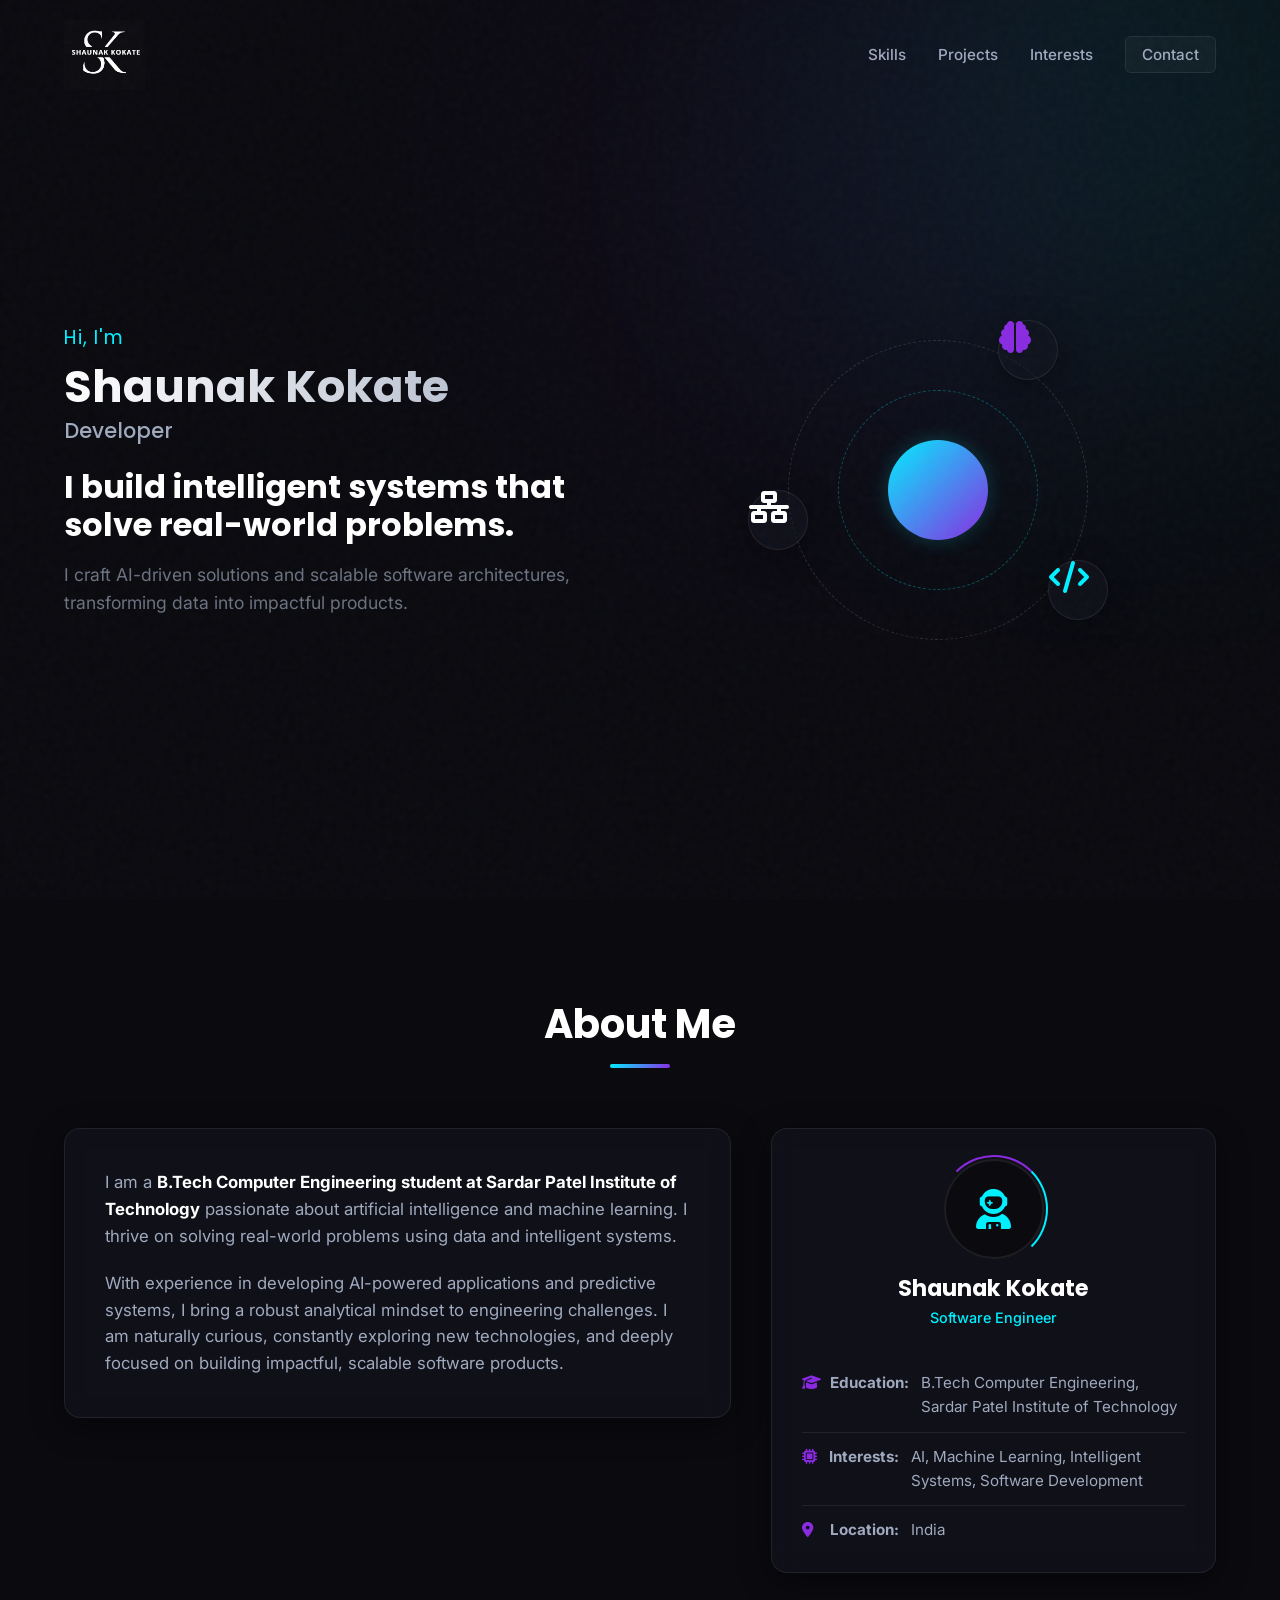
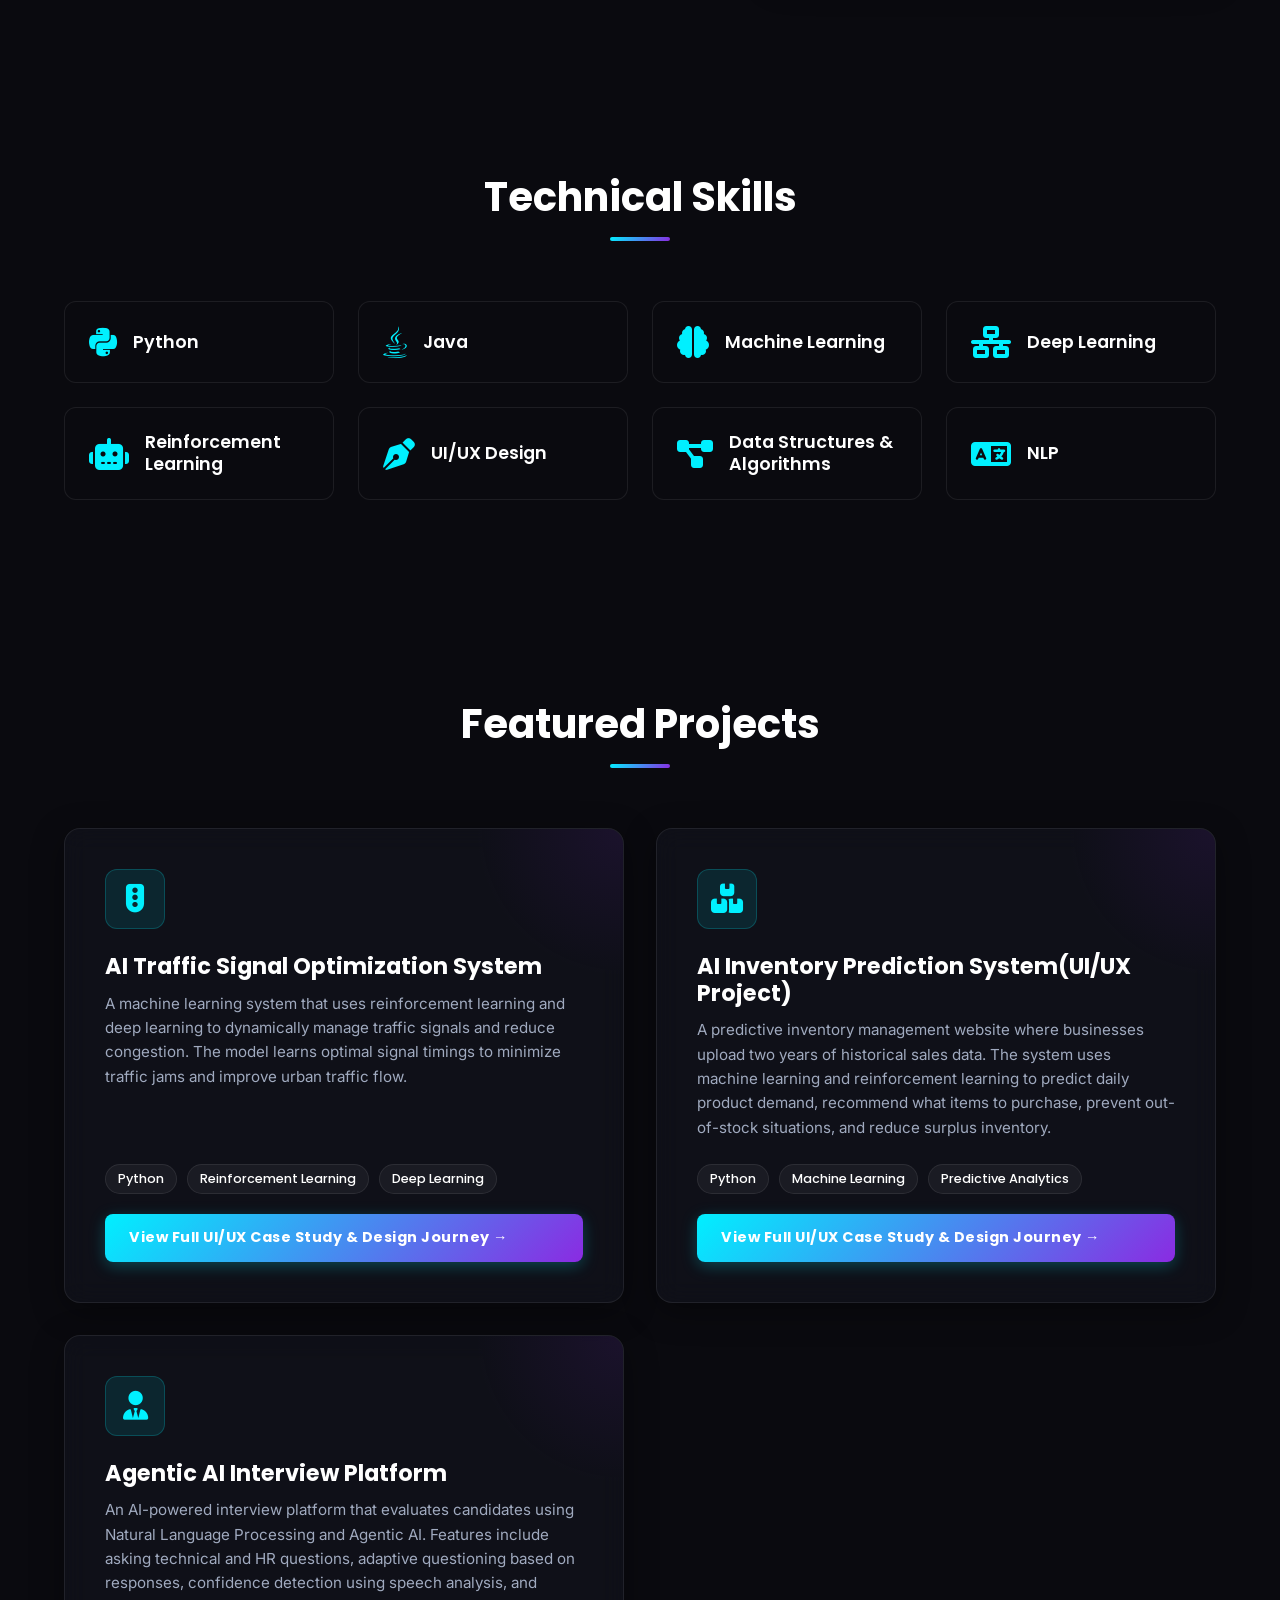
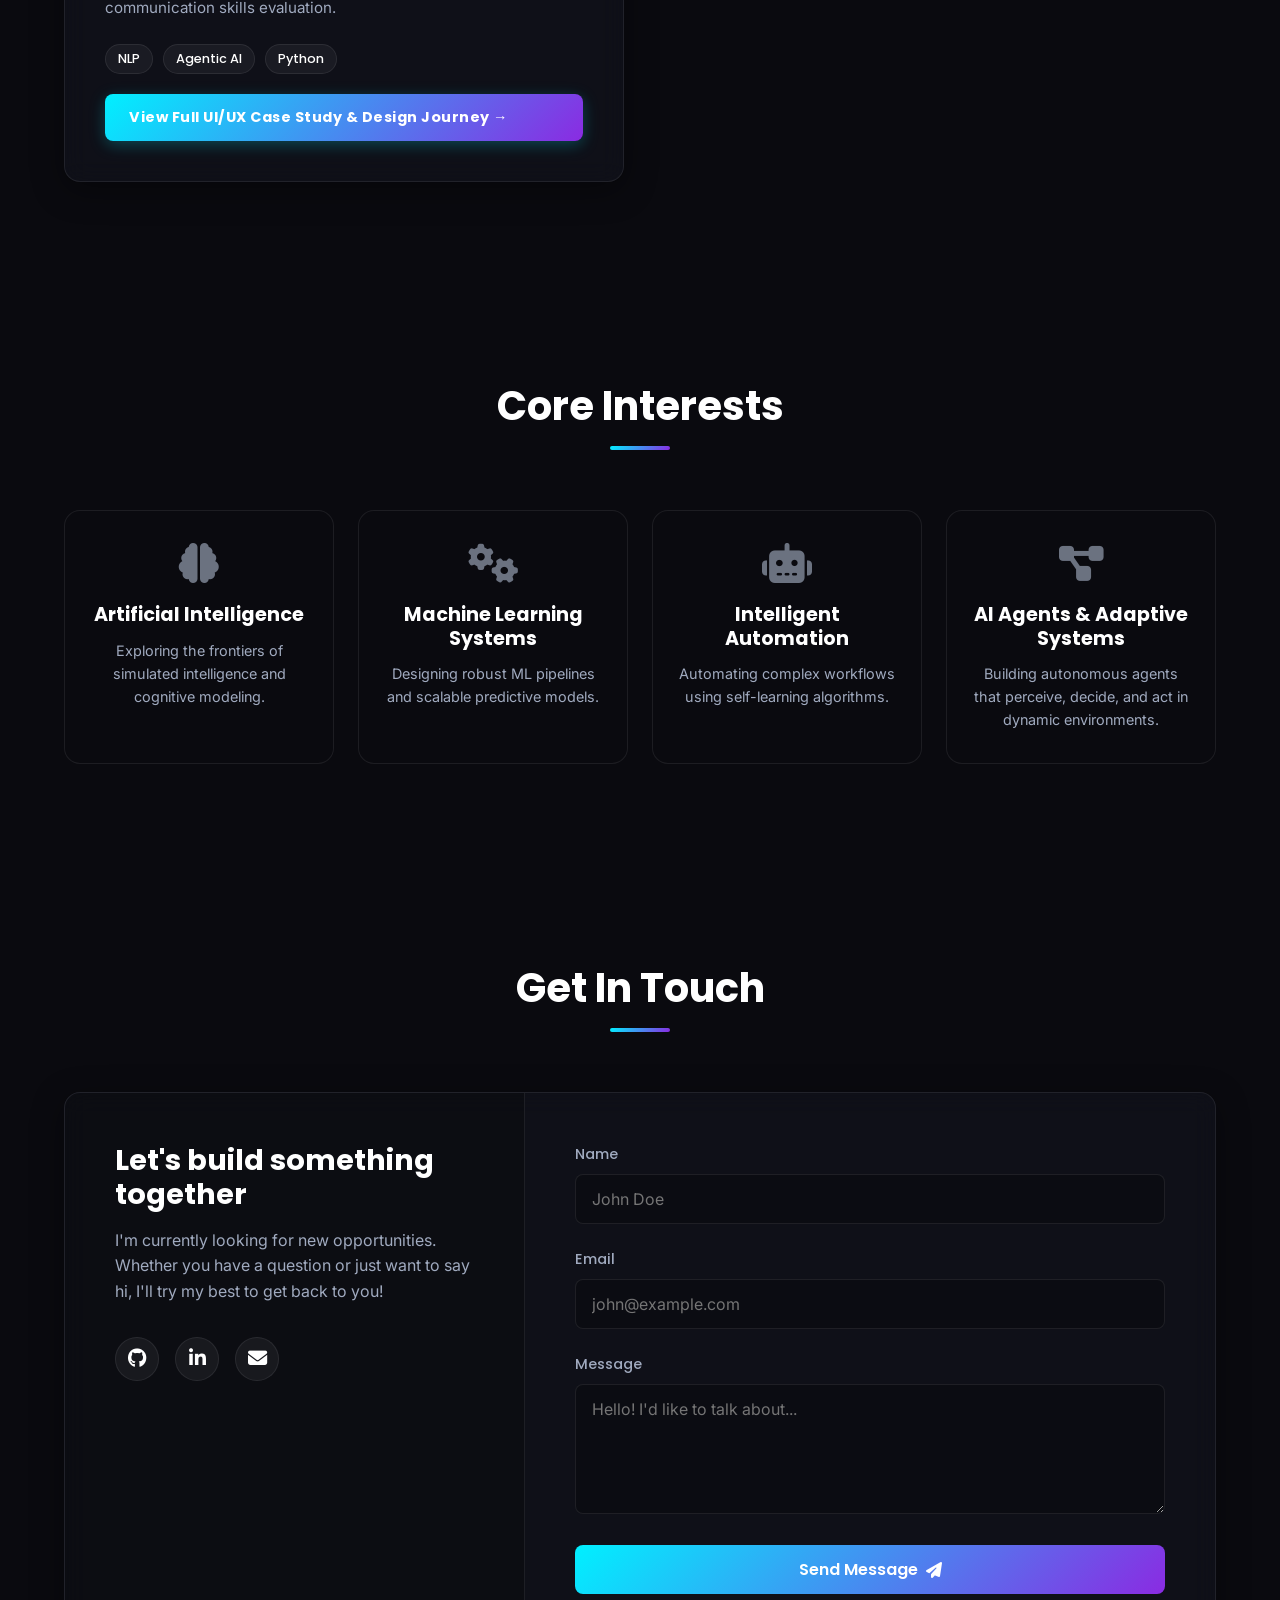
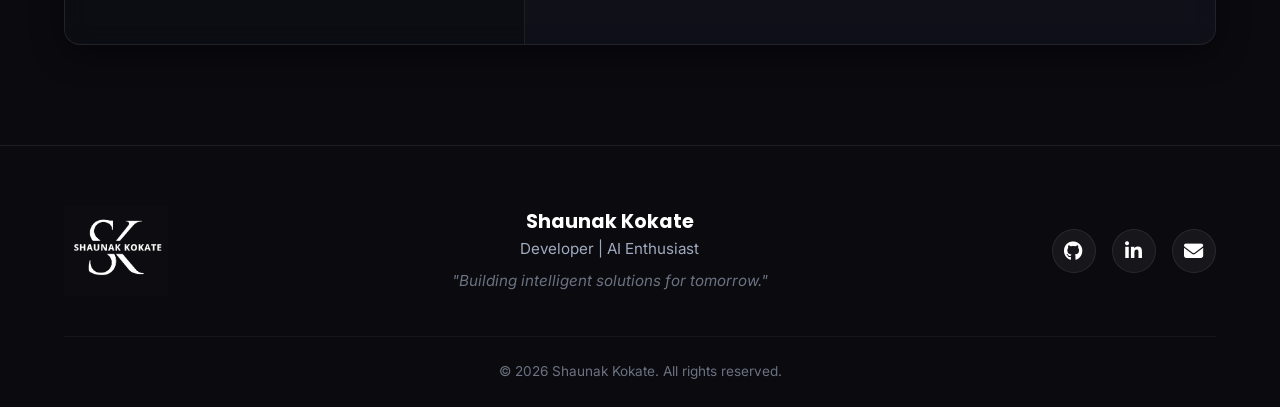
<file: index.html>
<!DOCTYPE html>
<html lang="en">
<head>
    <meta charset="UTF-8">
    <meta name="viewport" content="width=device-width, initial-scale=1.0">
    <title>Home | Shaunak Kokate</title>
    <meta name="description" content="Shaunak Kokate's professional portfolio - Computer Engineering Student, AI Builder, and Software Developer.">
    <link rel="stylesheet" href="style.css">
    
    <!-- Google Fonts -->
    <link rel="preconnect" href="https://fonts.googleapis.com">
    <link rel="preconnect" href="https://fonts.gstatic.com" crossorigin>
    <link href="https://fonts.googleapis.com/css2?family=Inter:wght@300;400;500;600;700&family=Poppins:wght@500;600;700;800&display=swap" rel="stylesheet">
    
    <!-- Font Awesome for Icons -->
    <link rel="stylesheet" href="https://cdnjs.cloudflare.com/ajax/libs/font-awesome/6.4.0/css/all.min.css">
</head>
<body>
    <!-- Background Elements -->
    <div class="glow-bg glow-1"></div>
    <div class="glow-bg glow-2"></div>
    <div class="noise-overlay"></div>

    <!-- Navigation -->
    <nav class="navbar">
        <div class="nav-container">
            <a href="#home" class="logo"><img src="LOGO_FINAL .png" alt="SK Logo" class="nav-logo"></a>
            <ul class="nav-links">
                <li><a href="#skills">Skills</a></li>
                <li><a href="projects.html" data-route="projects">Projects</a></li>
                <li><a href="#interests">Interests</a></li>
                <li><a href="#contact" class="nav-btn">Contact</a></li>
            </ul>
            <div class="hamburger">
                <i class="fas fa-bars"></i>
            </div>
        </div>
    </nav>

    <!-- Main Content -->
    <main>
        <!-- Hero Section -->
        <section id="home" class="hero">
            <div class="container hero-container">
                <div class="hero-content fade-in-up">
                    <p class="greeting">Hi, I'm</p>
                    <h1 class="name">Shaunak Kokate</h1>
                    <h2 class="role">
                        Developer
                    </h2>
                    <h3 class="headline">I build intelligent systems that solve real-world problems.</h3>
                    <p class="tagline">I craft AI-driven solutions and scalable software architectures, transforming data into impactful products.</p>
                </div>
                <div class="hero-graphic fade-in-up" style="animation-delay: 0.2s;">
                    <div class="tech-sphere">
                        <div class="circle circle-1"></div>
                        <div class="circle circle-2"></div>
                        <div class="circle circle-3"></div>
                        <i class="fas fa-brain floating-icon"></i>
                        <i class="fas fa-code floating-icon code-icon"></i>
                        <i class="fas fa-network-wired floating-icon network-icon"></i>
                    </div>
                </div>
            </div>
        </section>

        <!-- About Section -->
        <section id="about" class="about section-padding">
            <div class="container">
                <div class="section-header fade-in-up">
                    <h2 class="section-title">About Me</h2>
                    <div class="underline"></div>
                </div>
                
                <div class="about-content">
                    <div class="bio card-glass fade-in-up">
                        <p>I am a <strong>B.Tech Computer Engineering student at Sardar Patel Institute of Technology</strong> passionate about artificial intelligence and machine learning. I thrive on solving real-world problems using data and intelligent systems.</p>
                        <p>With experience in developing AI-powered applications and predictive systems, I bring a robust analytical mindset to engineering challenges. I am naturally curious, constantly exploring new technologies, and deeply focused on building impactful, scalable software products.</p>
                    </div>
                    
                    <div class="profile-card card-glass fade-in-up" style="animation-delay: 0.2s;">
                        <div class="profile-header">
                            <div class="avatar-placeholder">
                                <i class="fas fa-user-astronaut"></i>
                            </div>
                            <h3>Shaunak Kokate</h3>
                            <p class="sub-text">Software Engineer</p>
                        </div>
                        <ul class="profile-details">
                            <li><i class="fas fa-graduation-cap"></i> <strong>Education:</strong> B.Tech Computer Engineering, Sardar Patel Institute of Technology</li>
                            <li><i class="fas fa-microchip"></i> <strong>Interests:</strong> AI, Machine Learning, Intelligent Systems, Software Development</li>
                            <li><i class="fas fa-map-marker-alt"></i> <strong>Location:</strong> India</li>
                        </ul>
                    </div>
                </div>
            </div>
        </section>

        <!-- Skills Section -->
        <section id="skills" class="skills section-padding">
            <div class="container">
                <div class="section-header fade-in-up">
                    <h2 class="section-title">Technical Skills</h2>
                    <div class="underline"></div>
                </div>

                <div class="skills-grid">
                    <div class="skill-card fade-in-up" style="animation-delay: 0.1s;">
                        <i class="fab fa-python skill-icon"></i>
                        <h4>Python</h4>
                    </div>
                    <div class="skill-card fade-in-up" style="animation-delay: 0.2s;">
                        <i class="fab fa-java skill-icon"></i>
                        <h4>Java</h4>
                    </div>
                    <div class="skill-card fade-in-up" style="animation-delay: 0.3s;">
                        <i class="fas fa-brain skill-icon"></i>
                        <h4>Machine Learning</h4>
                    </div>
                    <div class="skill-card fade-in-up" style="animation-delay: 0.4s;">
                        <i class="fas fa-network-wired skill-icon"></i>
                        <h4>Deep Learning</h4>
                    </div>
                    <div class="skill-card fade-in-up" style="animation-delay: 0.5s;">
                        <i class="fas fa-robot skill-icon"></i>
                        <h4>Reinforcement Learning</h4>
                    </div>
                    <div class="skill-card fade-in-up" style="animation-delay: 0.6s;">
                        <i class="fas fa-pen-nib skill-icon"></i>
                        <h4>UI/UX Design</h4>
                    </div>
                    <div class="skill-card fade-in-up" style="animation-delay: 0.7s;">
                        <i class="fas fa-project-diagram skill-icon"></i>
                        <h4>Data Structures & Algorithms</h4>
                    </div>
                    <div class="skill-card fade-in-up" style="animation-delay: 0.8s;">
                        <i class="fas fa-language skill-icon"></i>
                        <h4>NLP</h4>
                    </div>
                </div>
            </div>
        </section>

        <!-- Projects Section -->
        <section id="projects" class="projects section-padding">
            <div class="container">
                <div class="section-header fade-in-up">
                    <h2 class="section-title">Featured Projects</h2>
                    <div class="underline"></div>
                </div>

                <div class="projects-grid">
                    <!-- Project 1 -->
                    <div class="project-card card-glass fade-in-up">
                        <div class="project-icon">
                            <i class="fas fa-traffic-light"></i>
                        </div>
                        <div class="project-content">
                            <h3>AI Traffic Signal Optimization System</h3>
                            <p>A machine learning system that uses reinforcement learning and deep learning to dynamically manage traffic signals and reduce congestion. The model learns optimal signal timings to minimize traffic jams and improve urban traffic flow.</p>
                            <div class="tech-tags">
                                <span>Python</span>
                                <span>Reinforcement Learning</span>
                                <span>Deep Learning</span>
                            </div>
                            <a href="traffic-case-study.html" class="project-case-study-btn">View Full UI/UX Case Study & Design Journey →</a>
                        </div>
                    </div>

                    <!-- Project 2 -->
                    <div class="project-card card-glass fade-in-up" style="animation-delay: 0.2s;">
                        <div class="project-icon">
                            <i class="fas fa-boxes"></i>
                        </div>
                        <div class="project-content">
                            <h3>AI Inventory Prediction System(UI/UX Project)</h3>
                            <p>A predictive inventory management website where businesses upload two years of historical sales data. The system uses machine learning and reinforcement learning to predict daily product demand, recommend what items to purchase, prevent out-of-stock situations, and reduce surplus inventory.</p>
                            <div class="tech-tags">
                                <span>Python</span>
                                <span>Machine Learning</span>
                                <span>Predictive Analytics</span>
                            </div>
                            <a href="inventory-case-study.html" class="project-case-study-btn">View Full UI/UX Case Study & Design Journey →</a>
                        </div>
                    </div>

                    <!-- Project 3 -->
                    <div class="project-card card-glass fade-in-up">
                        <div class="project-icon">
                            <i class="fas fa-user-tie"></i>
                        </div>
                        <div class="project-content">
                            <h3>Agentic AI Interview Platform</h3>
                            <p>An AI-powered interview platform that evaluates candidates using Natural Language Processing and Agentic AI. Features include asking technical and HR questions, adaptive questioning based on responses, confidence detection using speech analysis, and communication skills evaluation.</p>
                            <div class="tech-tags">
                                <span>NLP</span>
                                <span>Agentic AI</span>
                                <span>Python</span>
                            </div>
                            <a href="interview-case-study.html" class="project-case-study-btn">View Full UI/UX Case Study & Design Journey →</a>
                        </div>
                    </div>

                    
                </div>
            </div>
        </section>

        <!-- Experience / Interests Section -->
        <section id="interests" class="interests section-padding">
            <div class="container">
                <div class="section-header fade-in-up">
                    <h2 class="section-title">Core Interests</h2>
                    <div class="underline"></div>
                </div>

                <div class="interests-grid">
                    <div class="interest-card fade-in-up">
                        <div class="interest-bg"></div>
                        <i class="fas fa-brain"></i>
                        <h3>Artificial Intelligence</h3>
                        <p>Exploring the frontiers of simulated intelligence and cognitive modeling.</p>
                    </div>
                    <div class="interest-card fade-in-up" style="animation-delay: 0.15s;">
                        <div class="interest-bg"></div>
                        <i class="fas fa-cogs"></i>
                        <h3>Machine Learning Systems</h3>
                        <p>Designing robust ML pipelines and scalable predictive models.</p>
                    </div>
                    <div class="interest-card fade-in-up" style="animation-delay: 0.3s;">
                        <div class="interest-bg"></div>
                        <i class="fas fa-robot"></i>
                        <h3>Intelligent Automation</h3>
                        <p>Automating complex workflows using self-learning algorithms.</p>
                    </div>
                    <div class="interest-card fade-in-up" style="animation-delay: 0.45s;">
                        <div class="interest-bg"></div>
                        <i class="fas fa-project-diagram"></i>
                        <h3>AI Agents & Adaptive Systems</h3>
                        <p>Building autonomous agents that perceive, decide, and act in dynamic environments.</p>
                    </div>
                </div>
            </div>
        </section>

        <!-- Contact Section -->
        <section id="contact" class="contact section-padding">
            <div class="container">
                <div class="section-header fade-in-up">
                    <h2 class="section-title">Get In Touch</h2>
                    <div class="underline"></div>
                </div>

                <div class="contact-container card-glass fade-in-up">
                    <div class="contact-info">
                        <h3>Let's build something together</h3>
                        <p>I'm currently looking for new opportunities. Whether you have a question or just want to say hi, I'll try my best to get back to you!</p>
                        
                        <div class="social-links">
                            <a href="#" target="_blank" class="social-icon" aria-label="GitHub"><i class="fab fa-github"></i></a>
                            <a href="#" target="_blank" class="social-icon" aria-label="LinkedIn"><i class="fab fa-linkedin-in"></i></a>
                            <a href="mailto:contact@example.com" class="social-icon" aria-label="Email"><i class="fas fa-envelope"></i></a>
                        </div>
                    </div>

                    <form class="contact-form" id="contactForm">
                        <div class="form-group">
                            <label for="name">Name</label>
                            <input type="text" id="name" required placeholder="John Doe">
                        </div>
                        <div class="form-group">
                            <label for="email">Email</label>
                            <input type="email" id="email" required placeholder="john@example.com">
                        </div>
                        <div class="form-group">
                            <label for="message">Message</label>
                            <textarea id="message" rows="5" required placeholder="Hello! I'd like to talk about..."></textarea>
                        </div>
                        <button type="submit" class="btn btn-primary submit-btn">
                            <span>Send Message</span>
                            <i class="fas fa-paper-plane"></i>
                        </button>
                    </form>
                </div>
            </div>
        </section>
    </main>

    <!-- Footer -->
    <footer>
        <div class="container footer-container">
            <div class="footer-content">
                <a href="#home" class="logo"><img src="LOGO_FINAL .png" alt="SK Logo" class="footer-logo"></a>
                <div class="footer-info">
                    <h4>Shaunak Kokate</h4>
                    <p>Developer | AI Enthusiast</p>
                    <p class="footer-quote">"Building intelligent solutions for tomorrow."</p>
                </div>
                <div class="social-links">
                    <a href="#" target="_blank" class="social-icon" aria-label="GitHub"><i class="fab fa-github"></i></a>
                    <a href="#" target="_blank" class="social-icon" aria-label="LinkedIn"><i class="fab fa-linkedin-in"></i></a>
                    <a href="mailto:contact@example.com" class="social-icon" aria-label="Email"><i class="fas fa-envelope"></i></a>
                </div>
            </div>
            <div class="footer-bottom">
                <p>&copy; <span id="year"></span> Shaunak Kokate. All rights reserved.</p>
            </div>
        </div>
    </footer>

    <!-- Scripts -->
    <script src="script.js"></script>
</body>
</html>
</file>
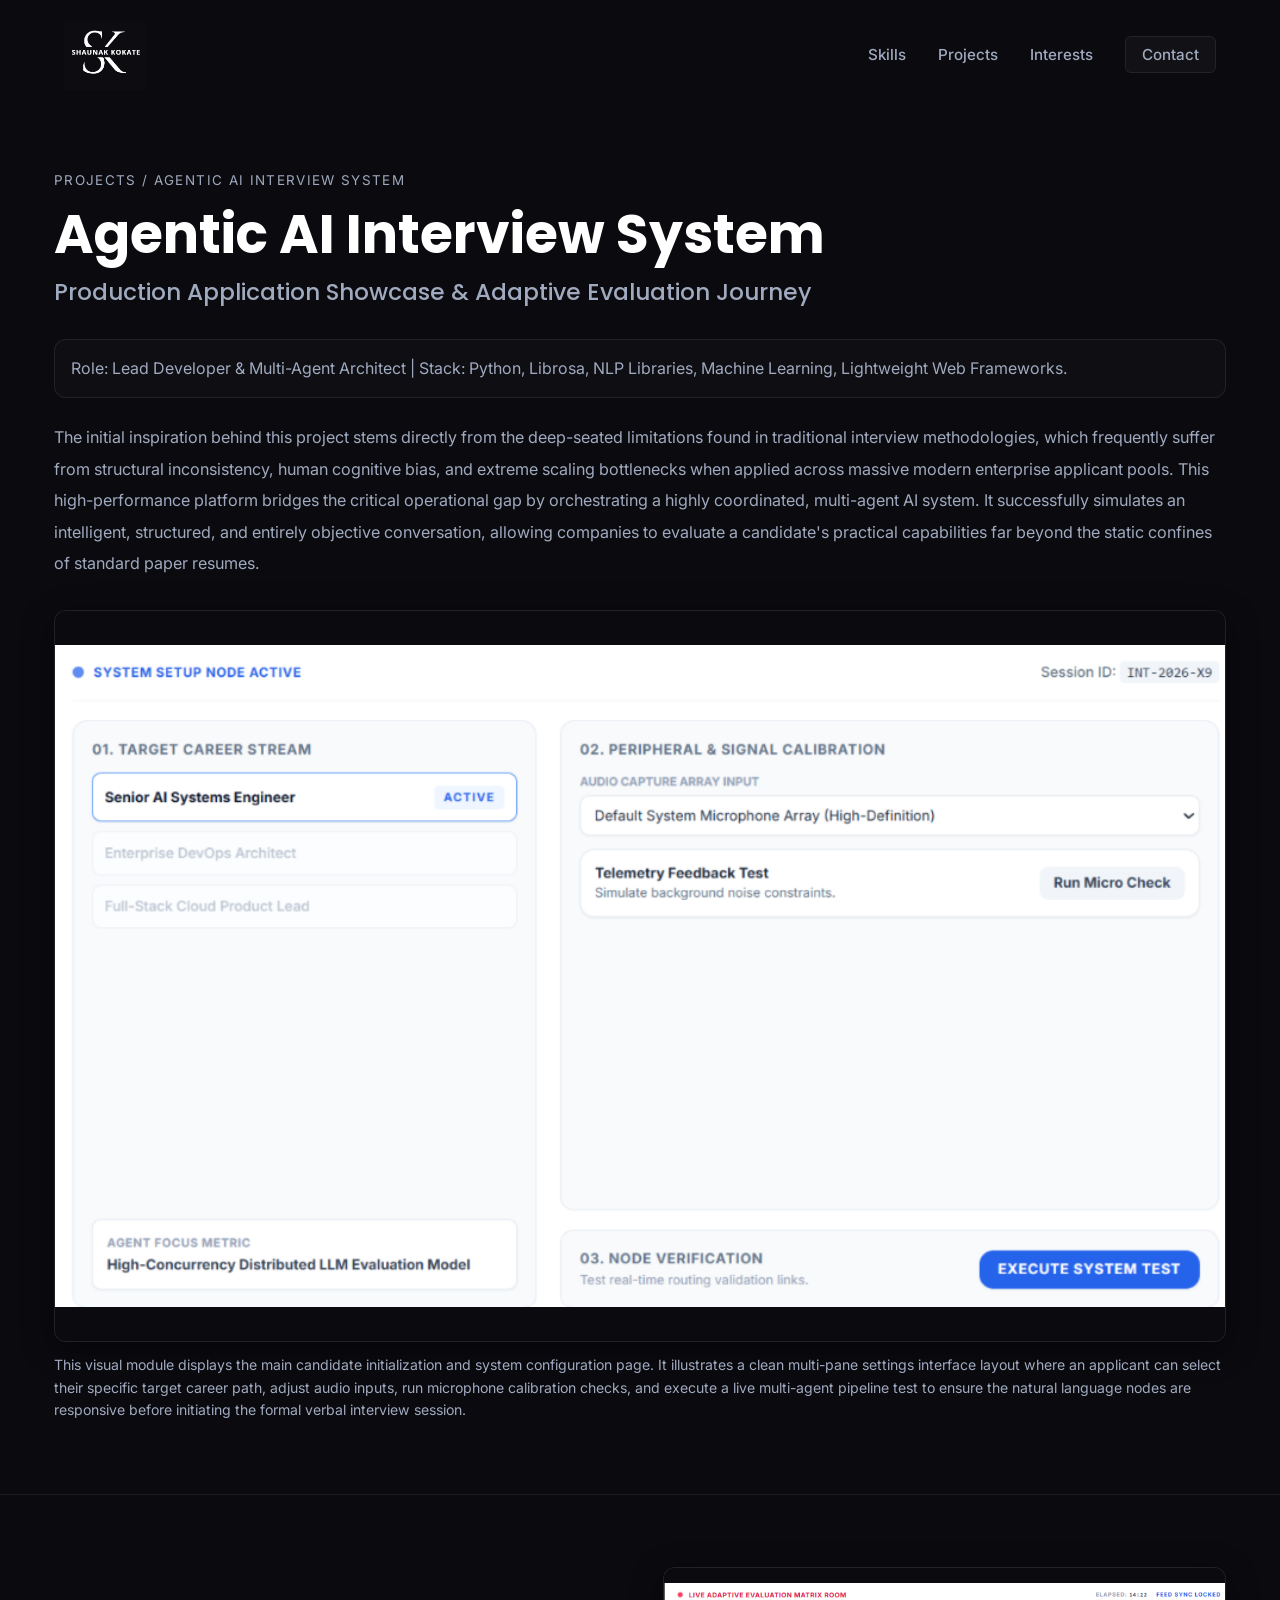
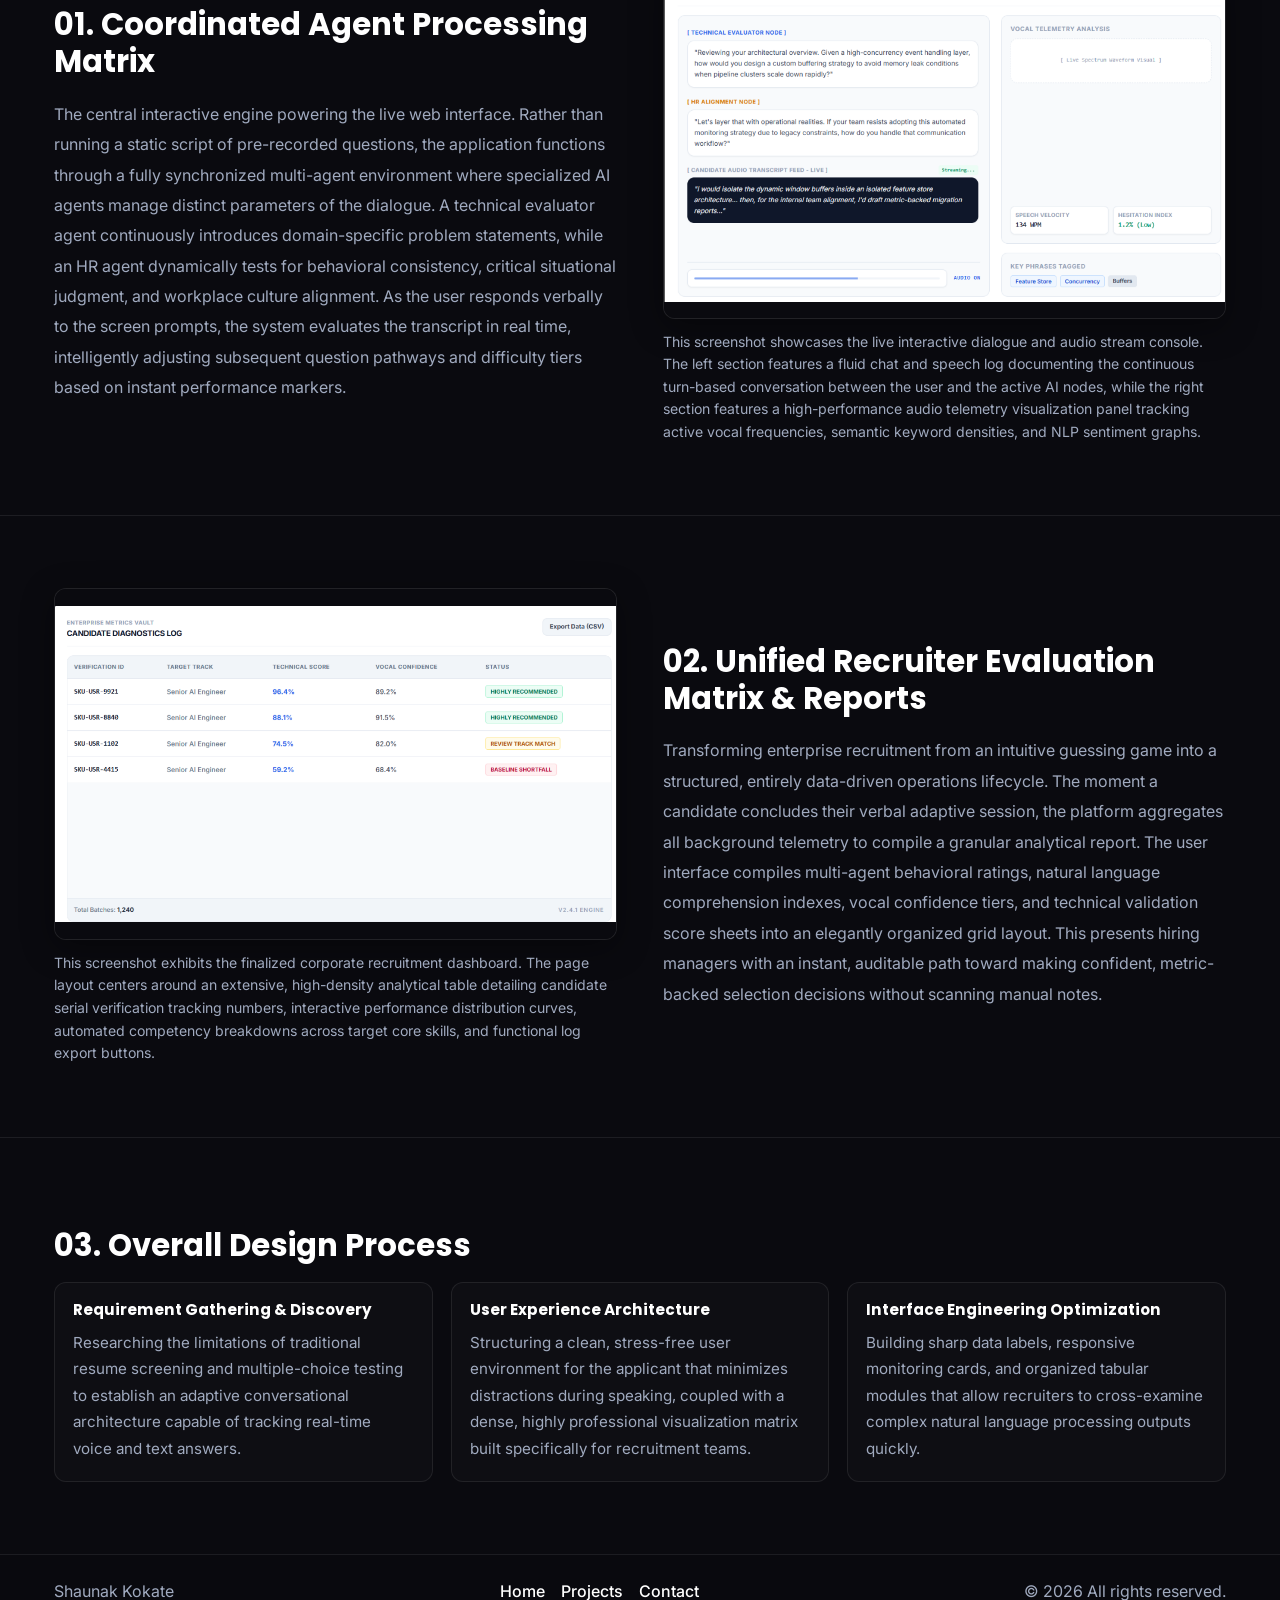
<file: interview-case-study.html>
<!DOCTYPE html>
<html lang="en">
<head>
    <meta charset="UTF-8">
    <meta name="viewport" content="width=device-width, initial-scale=1.0">
    <title>Agentic AI Interview System | Case Study</title>
    <meta name="description" content="Production application showcase for the Agentic AI Interview System.">
    <link rel="preconnect" href="https://fonts.googleapis.com">
    <link rel="preconnect" href="https://fonts.gstatic.com" crossorigin>
    <link href="https://fonts.googleapis.com/css2?family=Inter:wght@300;400;500;600;700&family=Poppins:wght@500;600;700;800&display=swap" rel="stylesheet">
    <link rel="stylesheet" href="https://cdnjs.cloudflare.com/ajax/libs/font-awesome/6.4.0/css/all.min.css">
    <link rel="stylesheet" href="style.css">
    <link rel="stylesheet" href="project-case-study.css">
</head>
<body class="case-page">
    <nav class="navbar scrolled">
        <div class="nav-container">
            <a href="index.html#home" class="logo" aria-label="Go to homepage"><img src="LOGO_FINAL .png" alt="SK Logo" class="nav-logo"></a>
            <ul class="nav-links">
                <li><a href="index.html#skills">Skills</a></li>
                <li><a href="projects.html" data-route="projects">Projects</a></li>
                <li><a href="index.html#interests">Interests</a></li>
                <li><a href="index.html#contact" class="nav-btn">Contact</a></li>
            </ul>
            <div class="hamburger"><i class="fas fa-bars"></i></div>
        </div>
    </nav>

    <main class="case-main">
        <section class="case-hero fade-in-up">
            <div class="case-shell">
                <p class="case-breadcrumb">Projects / Agentic AI Interview System</p>
                <h1 class="case-title">Agentic AI Interview System</h1>
                <h2 class="case-subtitle">Production Application Showcase & Adaptive Evaluation Journey</h2>
                <div class="case-meta">
                    Role: Lead Developer & Multi-Agent Architect | Stack: Python, Librosa, NLP Libraries, Machine Learning, Lightweight Web Frameworks.
                </div>
                <p class="case-problem">The initial inspiration behind this project stems directly from the deep-seated limitations found in traditional interview methodologies, which frequently suffer from structural inconsistency, human cognitive bias, and extreme scaling bottlenecks when applied across massive modern enterprise applicant pools. This high-performance platform bridges the critical operational gap by orchestrating a highly coordinated, multi-agent AI system. It successfully simulates an intelligent, structured, and entirely objective conversation, allowing companies to evaluate a candidate's practical capabilities far beyond the static confines of standard paper resumes.</p>

                <figure>
                    <div class="app-shot">
                        <div class="app-shot-media">
                            <img src="Interview_1.png" alt="Candidate onboarding and system configuration screen" loading="lazy">
                        </div>
                    </div>
                    <figcaption class="case-caption">This visual module displays the main candidate initialization and system configuration page. It illustrates a clean multi-pane settings interface layout where an applicant can select their specific target career path, adjust audio inputs, run microphone calibration checks, and execute a live multi-agent pipeline test to ensure the natural language nodes are responsive before initiating the formal verbal interview session.</figcaption>
                </figure>
            </div>
        </section>

        <section class="case-section">
            <div class="case-shell">
                <div class="case-grid">
                    <div class="case-copy">
                        <h2 class="case-heading">01. Coordinated Agent Processing Matrix</h2>
                        <p>The central interactive engine powering the live web interface. Rather than running a static script of pre-recorded questions, the application functions through a fully synchronized multi-agent environment where specialized AI agents manage distinct parameters of the dialogue. A technical evaluator agent continuously introduces domain-specific problem statements, while an HR agent dynamically tests for behavioral consistency, critical situational judgment, and workplace culture alignment. As the user responds verbally to the screen prompts, the system evaluates the transcript in real time, intelligently adjusting subsequent question pathways and difficulty tiers based on instant performance markers.</p>
                    </div>
                    <figure class="case-visual">
                        <div class="app-shot">
                            <div class="app-shot-media">
                                <img src="Interview_2.png" alt="Live agent interaction and audio telemetry console" loading="lazy">
                            </div>
                        </div>
                        <figcaption class="case-caption">This screenshot showcases the live interactive dialogue and audio stream console. The left section features a fluid chat and speech log documenting the continuous turn-based conversation between the user and the active AI nodes, while the right section features a high-performance audio telemetry visualization panel tracking active vocal frequencies, semantic keyword densities, and NLP sentiment graphs.</figcaption>
                    </figure>
                </div>
            </div>
        </section>

        <section class="case-section">
            <div class="case-shell">
                <div class="case-grid reverse">
                    <div class="case-copy">
                        <h2 class="case-heading">02. Unified Recruiter Evaluation Matrix & Reports</h2>
                        <p>Transforming enterprise recruitment from an intuitive guessing game into a structured, entirely data-driven operations lifecycle. The moment a candidate concludes their verbal adaptive session, the platform aggregates all background telemetry to compile a granular analytical report. The user interface compiles multi-agent behavioral ratings, natural language comprehension indexes, vocal confidence tiers, and technical validation score sheets into an elegantly organized grid layout. This presents hiring managers with an instant, auditable path toward making confident, metric-backed selection decisions without scanning manual notes.</p>
                    </div>
                    <figure class="case-visual">
                        <div class="app-shot">
                            <div class="app-shot-media">
                                <img src="Interview_3.png" alt="Recruiter evaluation matrix and report logs" loading="lazy">
                            </div>
                        </div>
                        <figcaption class="case-caption">This screenshot exhibits the finalized corporate recruitment dashboard. The page layout centers around an extensive, high-density analytical table detailing candidate serial verification tracking numbers, interactive performance distribution curves, automated competency breakdowns across target core skills, and functional log export buttons.</figcaption>
                    </figure>
                </div>
            </div>
        </section>

        <section class="case-section">
            <div class="case-shell lifecycle-wrap">
                <h2 class="case-heading">03. Overall Design Process</h2>
                <div class="lifecycle-grid">
                    <article class="lifecycle-card">
                        <h3>Requirement Gathering & Discovery</h3>
                        <p>Researching the limitations of traditional resume screening and multiple-choice testing to establish an adaptive conversational architecture capable of tracking real-time voice and text answers.</p>
                    </article>
                    <article class="lifecycle-card">
                        <h3>User Experience Architecture</h3>
                        <p>Structuring a clean, stress-free user environment for the applicant that minimizes distractions during speaking, coupled with a dense, highly professional visualization matrix built specifically for recruitment teams.</p>
                    </article>
                    <article class="lifecycle-card">
                        <h3>Interface Engineering Optimization</h3>
                        <p>Building sharp data labels, responsive monitoring cards, and organized tabular modules that allow recruiters to cross-examine complex natural language processing outputs quickly.</p>
                    </article>
                </div>
            </div>
        </section>
    </main>

    <footer class="case-footer">
        <div class="case-shell case-footer-inner">
            <p>Shaunak Kokate</p>
            <div class="case-links">
                <a href="index.html#home">Home</a>
                <a href="projects.html">Projects</a>
                <a href="index.html#contact">Contact</a>
            </div>
            <p>&copy; <span id="year"></span> All rights reserved.</p>
        </div>
    </footer>

    <script src="script.js"></script>
</body>
</html>
</file>
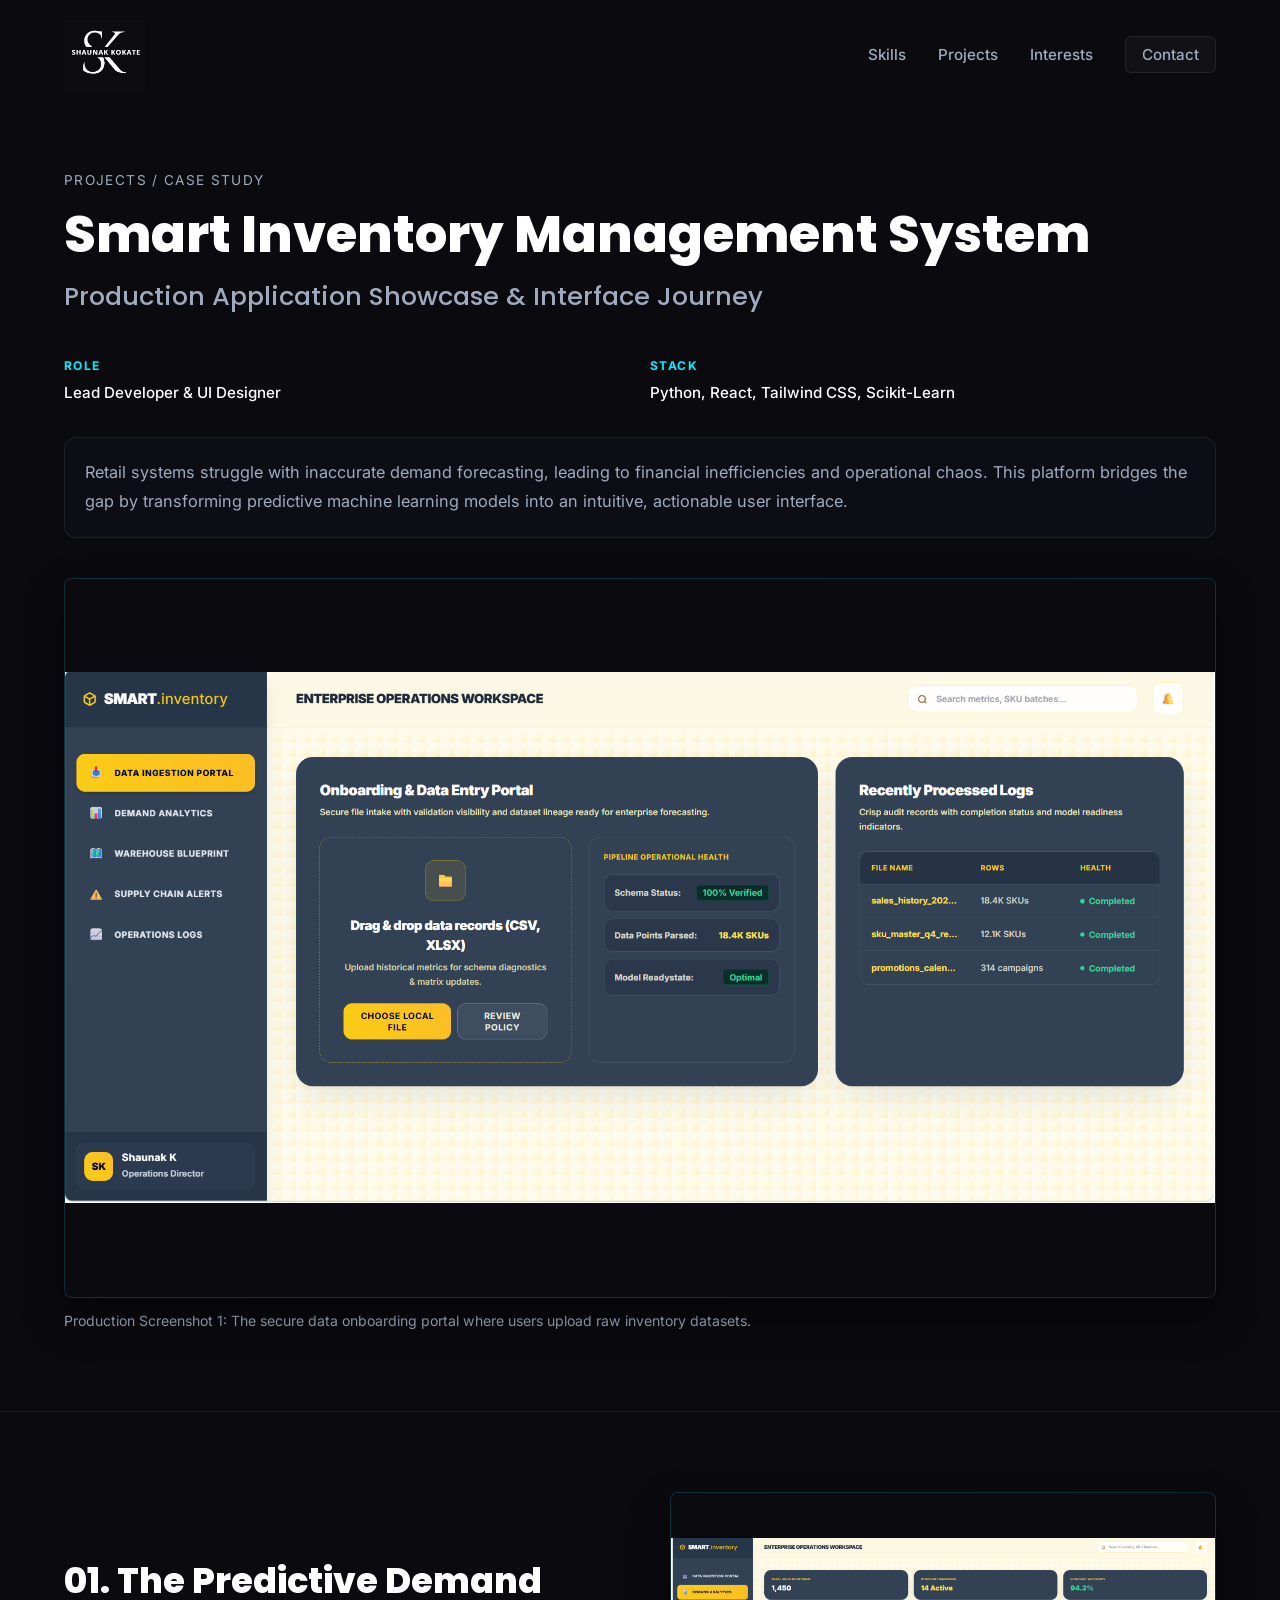
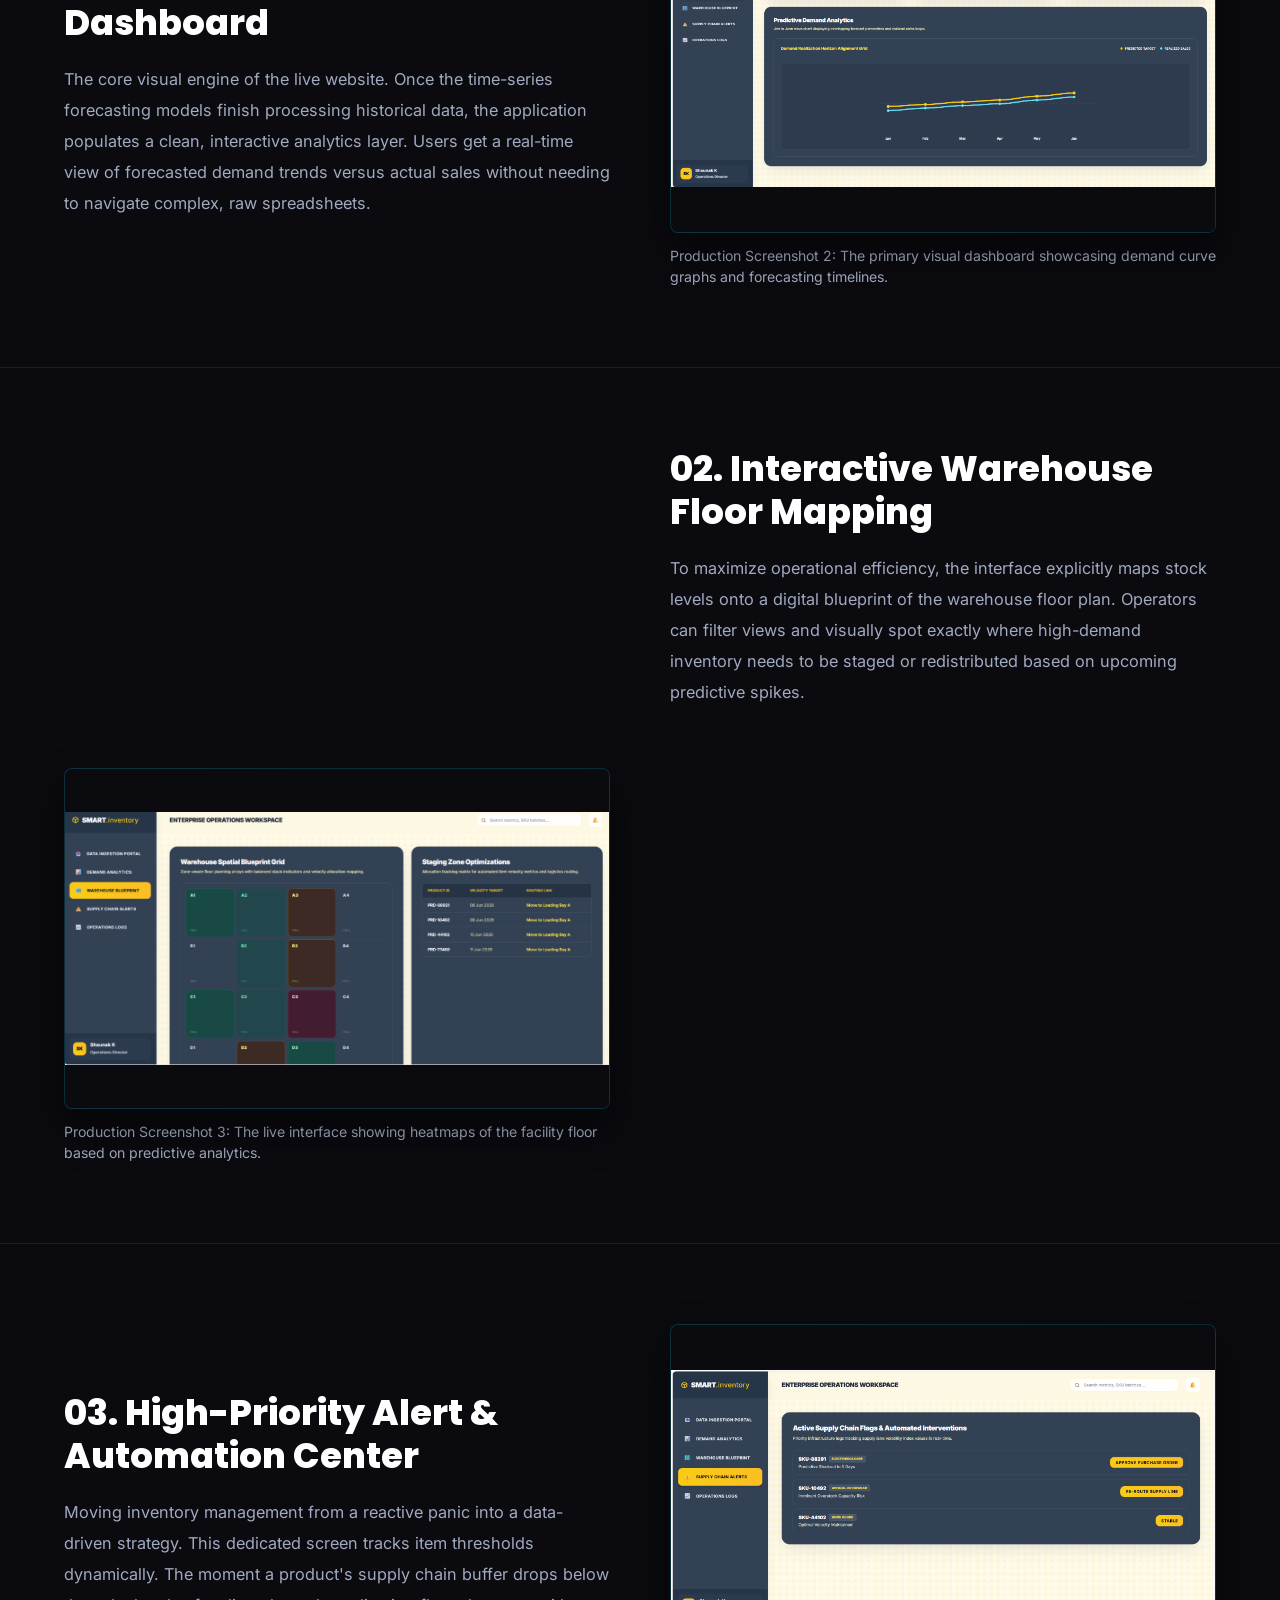
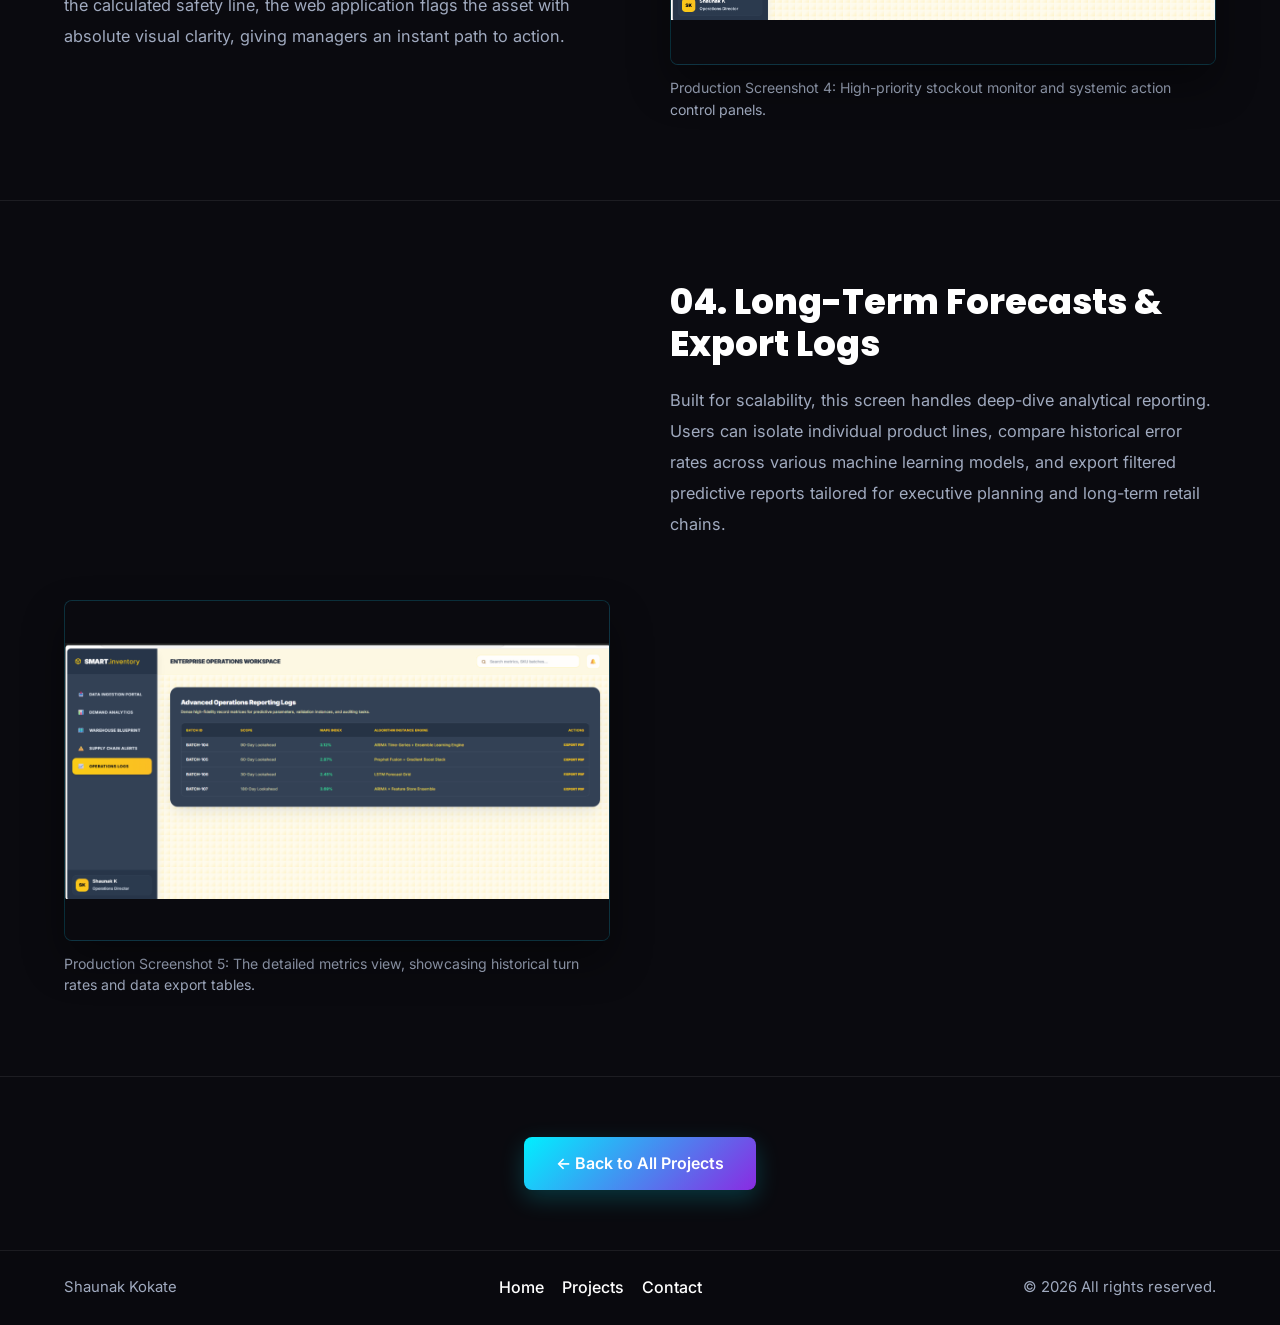
<file: inventory-case-study.html>
<!DOCTYPE html>
<html lang="en">
<head>
    <meta charset="UTF-8">
    <meta name="viewport" content="width=device-width, initial-scale=1.0">
    <title>Smart Inventory Management System | Case Study</title>
    <meta name="description" content="Production application showcase and interface journey of the Smart Inventory Management System.">
    <link rel="preconnect" href="https://fonts.googleapis.com">
    <link rel="preconnect" href="https://fonts.gstatic.com" crossorigin>
    <link href="https://fonts.googleapis.com/css2?family=Inter:wght@300;400;500;600;700&family=Poppins:wght@500;600;700;800&display=swap" rel="stylesheet">
    <link rel="stylesheet" href="https://cdnjs.cloudflare.com/ajax/libs/font-awesome/6.4.0/css/all.min.css">
    <link rel="stylesheet" href="style.css">
    <link rel="stylesheet" href="inventory-case-study.css">
</head>
<body class="case-study-page">
    <nav class="navbar scrolled">
        <div class="nav-container">
            <a href="index.html#home" class="logo" aria-label="Go to homepage"><img src="LOGO_FINAL .png" alt="SK Logo" class="nav-logo"></a>
            <ul class="nav-links">
                <li><a href="index.html#skills">Skills</a></li>
                <li><a href="projects.html" data-route="projects">Projects</a></li>
                <li><a href="index.html#interests">Interests</a></li>
                <li><a href="index.html#contact" class="nav-btn">Contact</a></li>
            </ul>
            <div class="hamburger">
                <i class="fas fa-bars"></i>
            </div>
        </div>
    </nav>

    <main class="case-study-main">
        <!-- HERO & METADATA SECTION -->
        <section class="case-study-hero fade-in-up">
            <div class="case-study-container">
                <div class="hero-header">
                    <p class="breadcrumb">Projects / Case Study</p>
                    <h1 class="hero-title">Smart Inventory Management System</h1>
                    <h2 class="hero-subtitle">Production Application Showcase & Interface Journey</h2>
                </div>

                <div class="metadata-grid">
                    <div class="metadata-item">
                        <span class="metadata-label">Role</span>
                        <span class="metadata-value">Lead Developer & UI Designer</span>
                    </div>
                    <div class="metadata-item">
                        <span class="metadata-label">Stack</span>
                        <span class="metadata-value">Python, React, Tailwind CSS, Scikit-Learn</span>
                    </div>
                </div>

                <div class="problem-solution">
                    <p>Retail systems struggle with inaccurate demand forecasting, leading to financial inefficiencies and operational chaos. This platform bridges the gap by transforming predictive machine learning models into an intuitive, actionable user interface.</p>
                </div>

                <figure>
                    <div class="web-screenshot-placeholder">
                        <div class="screenshot-media">
                            <img src="Inventory_1.png" alt="Data onboarding portal screenshot" loading="lazy">
                        </div>
                    </div>
                    <figcaption class="screenshot-caption">Production Screenshot 1: The secure data onboarding portal where users upload raw inventory datasets.</figcaption>
                </figure>
            </div>
        </section>

        <!-- SECTION 1: THE PREDICTIVE DEMAND DASHBOARD -->
        <section class="case-study-section">
            <div class="case-study-container">
                <div class="section-layout-alternating">
                    <div class="section-text">
                        <h2 class="section-title">01. The Predictive Demand Dashboard</h2>
                        <p>The core visual engine of the live website. Once the time-series forecasting models finish processing historical data, the application populates a clean, interactive analytics layer. Users get a real-time view of forecasted demand trends versus actual sales without needing to navigate complex, raw spreadsheets.</p>
                    </div>
                    <div class="section-visual">
                        <figure>
                            <div class="web-screenshot-placeholder">
                                <div class="screenshot-media">
                                    <img src="Inventory_2.png" alt="Predictive demand dashboard screenshot" loading="lazy">
                                </div>
                            </div>
                            <figcaption class="screenshot-caption">Production Screenshot 2: The primary visual dashboard showcasing demand curve graphs and forecasting timelines.</figcaption>
                        </figure>
                    </div>
                </div>
            </div>
        </section>

        <!-- SECTION 2: WAREHOUSE FLOOR MAPPING -->
        <section class="case-study-section">
            <div class="case-study-container">
                <div class="section-layout-alternating reverse">
                    <div class="section-text">
                        <h2 class="section-title">02. Interactive Warehouse Floor Mapping</h2>
                        <p>To maximize operational efficiency, the interface explicitly maps stock levels onto a digital blueprint of the warehouse floor plan. Operators can filter views and visually spot exactly where high-demand inventory needs to be staged or redistributed based on upcoming predictive spikes.</p>
                    </div>
                    <div class="section-visual">
                        <figure>
                            <div class="web-screenshot-placeholder">
                                <div class="screenshot-media">
                                    <img src="Inventory_3.png" alt="Warehouse floorplan analytics screenshot" loading="lazy">
                                </div>
                            </div>
                            <figcaption class="screenshot-caption">Production Screenshot 3: The live interface showing heatmaps of the facility floor based on predictive analytics.</figcaption>
                        </figure>
                    </div>
                </div>
            </div>
        </section>

        <!-- SECTION 3: ALERT & AUTOMATION CENTER -->
        <section class="case-study-section">
            <div class="case-study-container">
                <div class="section-layout-alternating">
                    <div class="section-text">
                        <h2 class="section-title">03. High-Priority Alert & Automation Center</h2>
                        <p>Moving inventory management from a reactive panic into a data-driven strategy. This dedicated screen tracks item thresholds dynamically. The moment a product's supply chain buffer drops below the calculated safety line, the web application flags the asset with absolute visual clarity, giving managers an instant path to action.</p>
                    </div>
                    <div class="section-visual">
                        <figure>
                            <div class="web-screenshot-placeholder">
                                <div class="screenshot-media">
                                    <img src="Inventory_4.png" alt="Alert management panel screenshot" loading="lazy">
                                </div>
                            </div>
                            <figcaption class="screenshot-caption">Production Screenshot 4: High-priority stockout monitor and systemic action control panels.</figcaption>
                        </figure>
                    </div>
                </div>
            </div>
        </section>

        <!-- SECTION 4: REPORTS & SCALABILITY -->
        <section class="case-study-section">
            <div class="case-study-container">
                <div class="section-layout-alternating reverse">
                    <div class="section-text">
                        <h2 class="section-title">04. Long-Term Forecasts & Export Logs</h2>
                        <p>Built for scalability, this screen handles deep-dive analytical reporting. Users can isolate individual product lines, compare historical error rates across various machine learning models, and export filtered predictive reports tailored for executive planning and long-term retail chains.</p>
                    </div>
                    <div class="section-visual">
                        <figure>
                            <div class="web-screenshot-placeholder">
                                <div class="screenshot-media">
                                    <img src="Inventory_5.png" alt="Historical reporting logs screenshot" loading="lazy">
                                </div>
                            </div>
                            <figcaption class="screenshot-caption">Production Screenshot 5: The detailed metrics view, showcasing historical turn rates and data export tables.</figcaption>
                        </figure>
                    </div>
                </div>
            </div>
        </section>

        <!-- BACK TO PROJECTS -->
        <section class="case-study-cta-section">
            <div class="case-study-container">
                <a href="projects.html" class="cta-button">
                    <span>← Back to All Projects</span>
                </a>
            </div>
        </section>
    </main>

    <footer class="case-study-footer">
        <div class="case-study-container footer-shell">
            <p>Shaunak Kokate</p>
            <div class="footer-links">
                <a href="index.html#home">Home</a>
                <a href="projects.html">Projects</a>
                <a href="index.html#contact">Contact</a>
            </div>
            <p>&copy; <span id="year"></span> All rights reserved.</p>
        </div>
    </footer>

    <script src="script.js"></script>
</body>
</html>
</file>
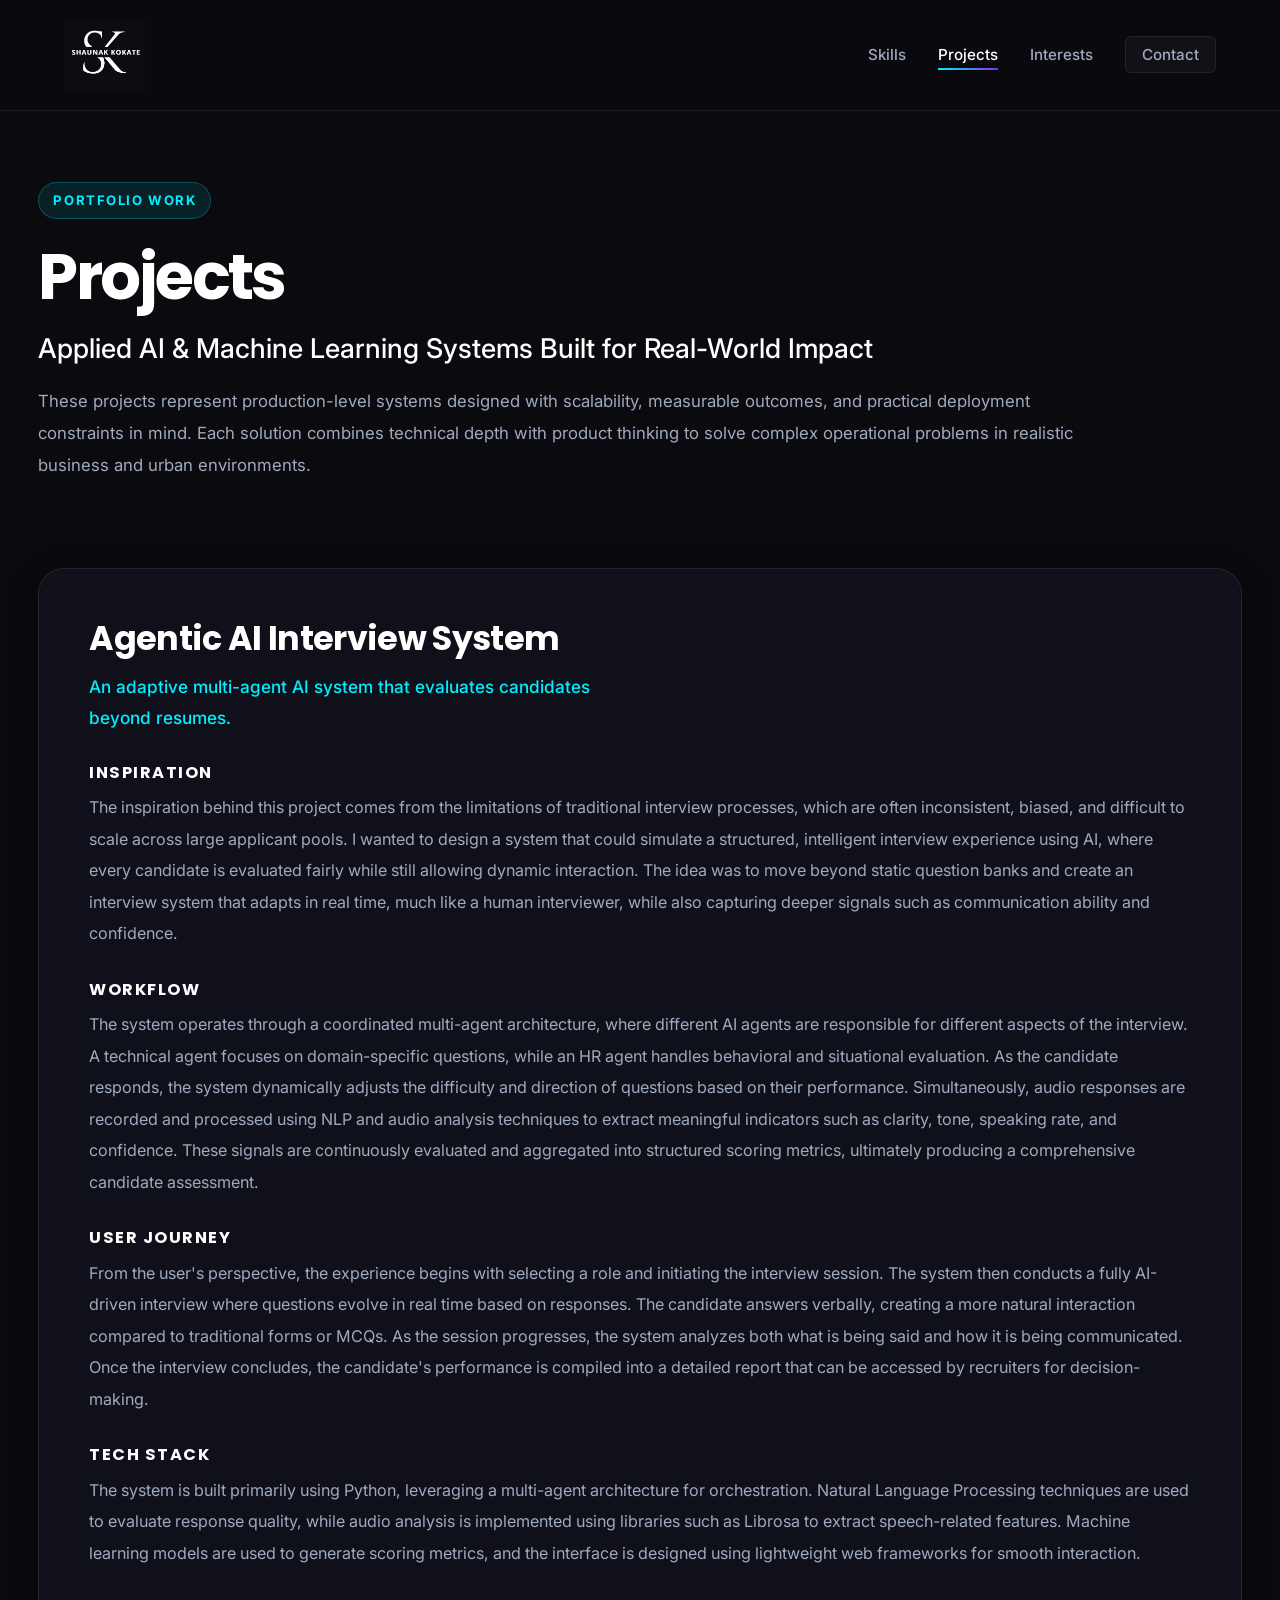
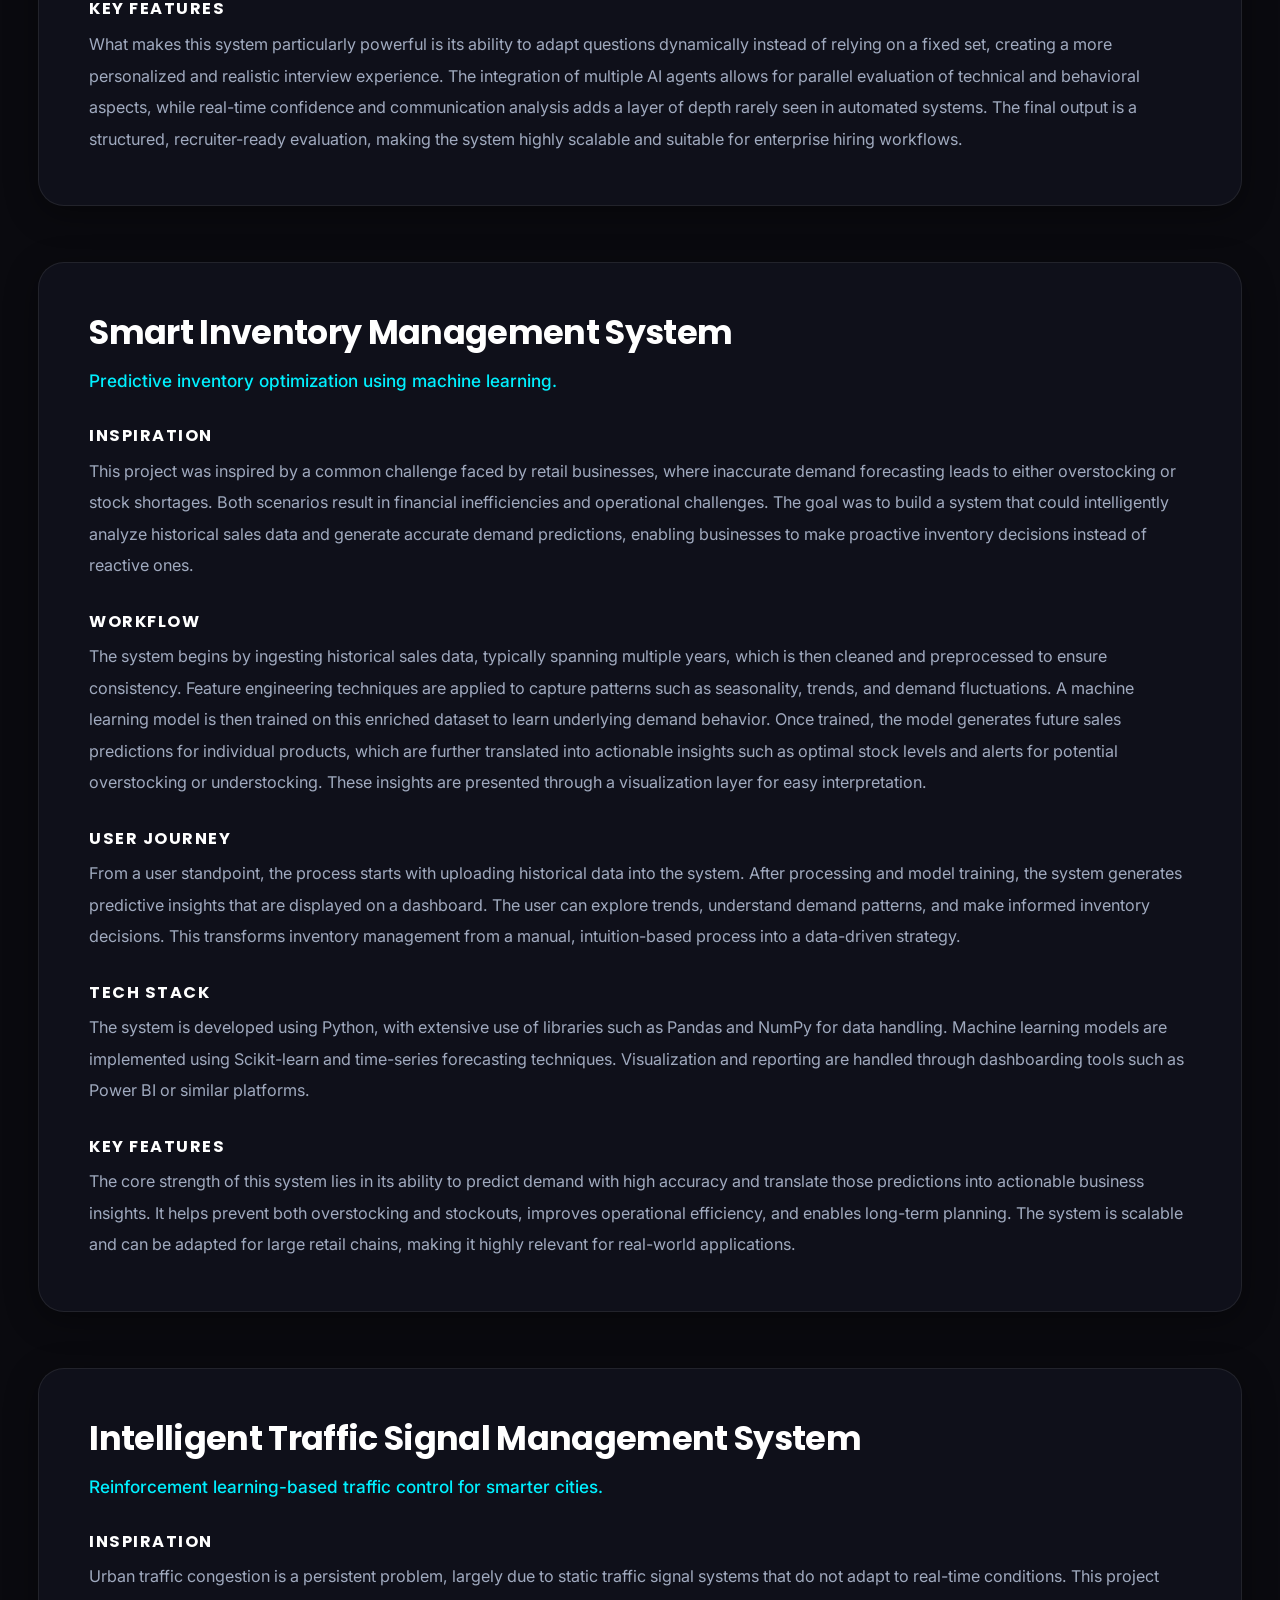
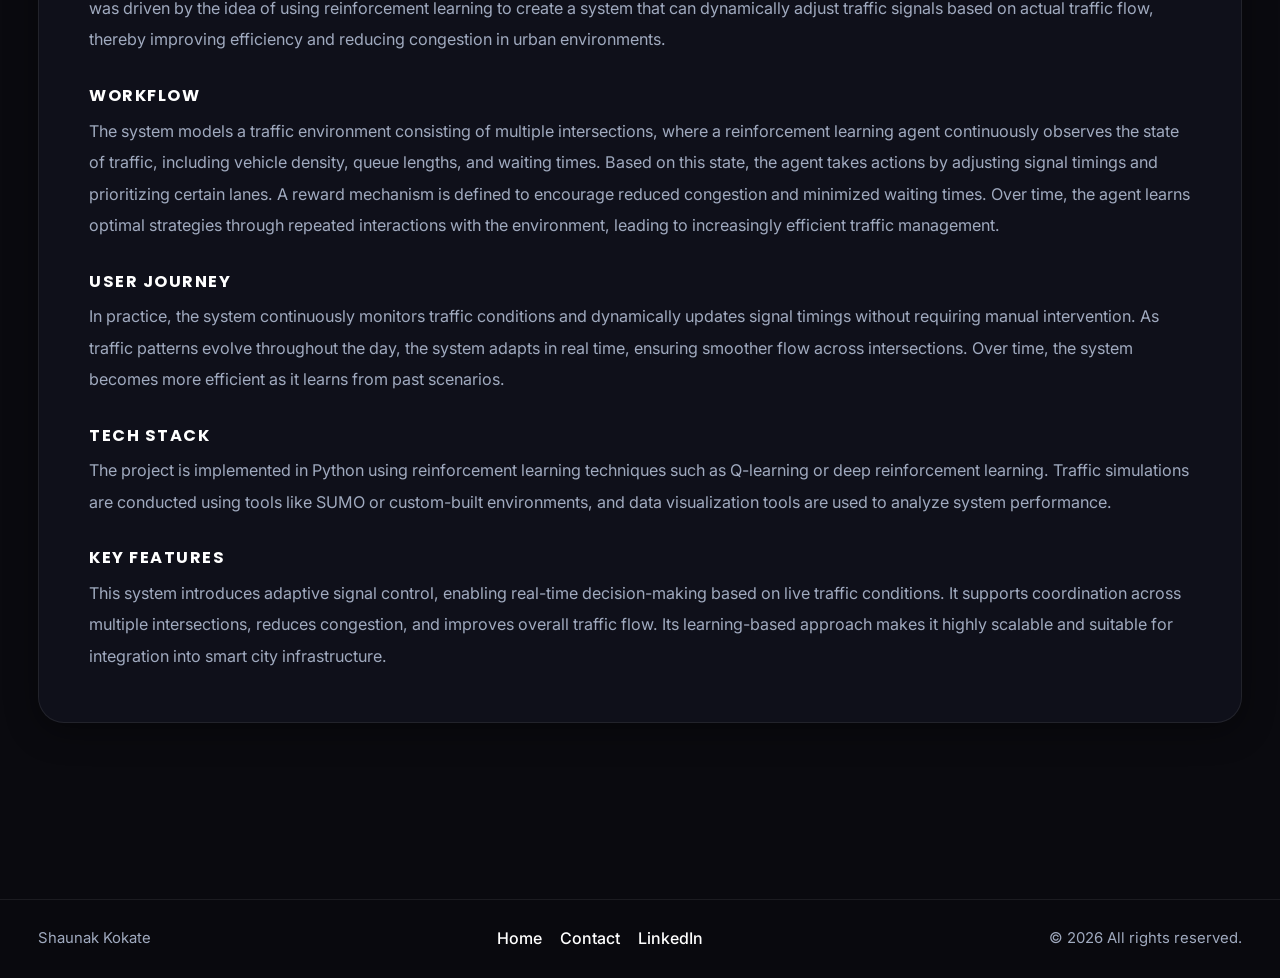
<file: projects.html>
<!DOCTYPE html>
<html lang="en">
<head>
    <meta charset="UTF-8">
    <meta name="viewport" content="width=device-width, initial-scale=1.0">
    <title>Projects | Shaunak Kokate</title>
    <meta name="description" content="Production-level AI and machine learning projects focused on scalable, real-world impact.">
    <link rel="preconnect" href="https://fonts.googleapis.com">
    <link rel="preconnect" href="https://fonts.gstatic.com" crossorigin>
    <link href="https://fonts.googleapis.com/css2?family=Inter:wght@300;400;500;600;700&family=Poppins:wght@500;600;700;800&display=swap" rel="stylesheet">
    <link rel="stylesheet" href="https://cdnjs.cloudflare.com/ajax/libs/font-awesome/6.4.0/css/all.min.css">
    <link rel="stylesheet" href="style.css">
    <link rel="stylesheet" href="projects.css">
</head>
<body class="projects-page">
    <nav class="navbar scrolled">
        <div class="nav-container">
            <a href="index.html#home" class="logo" aria-label="Go to homepage"><img src="LOGO_FINAL .png" alt="SK Logo" class="nav-logo"></a>
            <ul class="nav-links">
                <li><a href="index.html#skills">Skills</a></li>
                <li><a href="projects.html" data-route="projects" class="active">Projects</a></li>
                <li><a href="index.html#interests">Interests</a></li>
                <li><a href="index.html#contact" class="nav-btn">Contact</a></li>
            </ul>
            <div class="hamburger">
                <i class="fas fa-bars"></i>
            </div>
        </div>
    </nav>

    <main class="projects-main">
        <section class="projects-hero fade-in-up">
            <div class="projects-shell">
                <p class="eyebrow">Portfolio Work</p>
                <h1>Projects</h1>
                <p class="hero-subtitle">Applied AI &amp; Machine Learning Systems Built for Real-World Impact</p>
                <p class="hero-description">These projects represent production-level systems designed with scalability, measurable outcomes, and practical deployment constraints in mind. Each solution combines technical depth with product thinking to solve complex operational problems in realistic business and urban environments.</p>
            </div>
        </section>

        <section class="projects-stream" id="projects-list">
            <div class="projects-shell">
                <article class="project-block fade-in-up" id="project-1">
                    <div class="project-inner">
                        <div class="project-copy">
                            <h2>Agentic AI Interview System</h2>
                            <p class="tagline">An adaptive multi-agent AI system that evaluates candidates beyond resumes.</p>

                            <h3>Inspiration</h3>
                            <p>The inspiration behind this project comes from the limitations of traditional interview processes, which are often inconsistent, biased, and difficult to scale across large applicant pools. I wanted to design a system that could simulate a structured, intelligent interview experience using AI, where every candidate is evaluated fairly while still allowing dynamic interaction. The idea was to move beyond static question banks and create an interview system that adapts in real time, much like a human interviewer, while also capturing deeper signals such as communication ability and confidence.</p>

                            <h3>Workflow</h3>
                            <p>The system operates through a coordinated multi-agent architecture, where different AI agents are responsible for different aspects of the interview. A technical agent focuses on domain-specific questions, while an HR agent handles behavioral and situational evaluation. As the candidate responds, the system dynamically adjusts the difficulty and direction of questions based on their performance. Simultaneously, audio responses are recorded and processed using NLP and audio analysis techniques to extract meaningful indicators such as clarity, tone, speaking rate, and confidence. These signals are continuously evaluated and aggregated into structured scoring metrics, ultimately producing a comprehensive candidate assessment.</p>

                            <h3>User Journey</h3>
                            <p>From the user's perspective, the experience begins with selecting a role and initiating the interview session. The system then conducts a fully AI-driven interview where questions evolve in real time based on responses. The candidate answers verbally, creating a more natural interaction compared to traditional forms or MCQs. As the session progresses, the system analyzes both what is being said and how it is being communicated. Once the interview concludes, the candidate's performance is compiled into a detailed report that can be accessed by recruiters for decision-making.</p>

                            <h3>Tech Stack</h3>
                            <p>The system is built primarily using Python, leveraging a multi-agent architecture for orchestration. Natural Language Processing techniques are used to evaluate response quality, while audio analysis is implemented using libraries such as Librosa to extract speech-related features. Machine learning models are used to generate scoring metrics, and the interface is designed using lightweight web frameworks for smooth interaction.</p>

                            <h3>Key Features</h3>
                            <p>What makes this system particularly powerful is its ability to adapt questions dynamically instead of relying on a fixed set, creating a more personalized and realistic interview experience. The integration of multiple AI agents allows for parallel evaluation of technical and behavioral aspects, while real-time confidence and communication analysis adds a layer of depth rarely seen in automated systems. The final output is a structured, recruiter-ready evaluation, making the system highly scalable and suitable for enterprise hiring workflows.</p>
                        </div>
                    </div>
                </article>

                <article class="project-block fade-in-up" id="project-2">
                    <div class="project-inner">
                        <div class="project-copy">
                            <h2>Smart Inventory Management System</h2>
                            <p class="tagline">Predictive inventory optimization using machine learning.</p>

                            <h3>Inspiration</h3>
                            <p>This project was inspired by a common challenge faced by retail businesses, where inaccurate demand forecasting leads to either overstocking or stock shortages. Both scenarios result in financial inefficiencies and operational challenges. The goal was to build a system that could intelligently analyze historical sales data and generate accurate demand predictions, enabling businesses to make proactive inventory decisions instead of reactive ones.</p>

                            <h3>Workflow</h3>
                            <p>The system begins by ingesting historical sales data, typically spanning multiple years, which is then cleaned and preprocessed to ensure consistency. Feature engineering techniques are applied to capture patterns such as seasonality, trends, and demand fluctuations. A machine learning model is then trained on this enriched dataset to learn underlying demand behavior. Once trained, the model generates future sales predictions for individual products, which are further translated into actionable insights such as optimal stock levels and alerts for potential overstocking or understocking. These insights are presented through a visualization layer for easy interpretation.</p>

                            <h3>User Journey</h3>
                            <p>From a user standpoint, the process starts with uploading historical data into the system. After processing and model training, the system generates predictive insights that are displayed on a dashboard. The user can explore trends, understand demand patterns, and make informed inventory decisions. This transforms inventory management from a manual, intuition-based process into a data-driven strategy.</p>

                            <h3>Tech Stack</h3>
                            <p>The system is developed using Python, with extensive use of libraries such as Pandas and NumPy for data handling. Machine learning models are implemented using Scikit-learn and time-series forecasting techniques. Visualization and reporting are handled through dashboarding tools such as Power BI or similar platforms.</p>

                            <h3>Key Features</h3>
                            <p>The core strength of this system lies in its ability to predict demand with high accuracy and translate those predictions into actionable business insights. It helps prevent both overstocking and stockouts, improves operational efficiency, and enables long-term planning. The system is scalable and can be adapted for large retail chains, making it highly relevant for real-world applications.</p>
                        </div>
                    </div>
                </article>

                <article class="project-block fade-in-up" id="project-3">
                    <div class="project-inner">
                        <div class="project-copy">
                            <h2>Intelligent Traffic Signal Management System</h2>
                            <p class="tagline">Reinforcement learning-based traffic control for smarter cities.</p>

                            <h3>Inspiration</h3>
                            <p>Urban traffic congestion is a persistent problem, largely due to static traffic signal systems that do not adapt to real-time conditions. This project was driven by the idea of using reinforcement learning to create a system that can dynamically adjust traffic signals based on actual traffic flow, thereby improving efficiency and reducing congestion in urban environments.</p>

                            <h3>Workflow</h3>
                            <p>The system models a traffic environment consisting of multiple intersections, where a reinforcement learning agent continuously observes the state of traffic, including vehicle density, queue lengths, and waiting times. Based on this state, the agent takes actions by adjusting signal timings and prioritizing certain lanes. A reward mechanism is defined to encourage reduced congestion and minimized waiting times. Over time, the agent learns optimal strategies through repeated interactions with the environment, leading to increasingly efficient traffic management.</p>

                            <h3>User Journey</h3>
                            <p>In practice, the system continuously monitors traffic conditions and dynamically updates signal timings without requiring manual intervention. As traffic patterns evolve throughout the day, the system adapts in real time, ensuring smoother flow across intersections. Over time, the system becomes more efficient as it learns from past scenarios.</p>

                            <h3>Tech Stack</h3>
                            <p>The project is implemented in Python using reinforcement learning techniques such as Q-learning or deep reinforcement learning. Traffic simulations are conducted using tools like SUMO or custom-built environments, and data visualization tools are used to analyze system performance.</p>

                            <h3>Key Features</h3>
                            <p>This system introduces adaptive signal control, enabling real-time decision-making based on live traffic conditions. It supports coordination across multiple intersections, reduces congestion, and improves overall traffic flow. Its learning-based approach makes it highly scalable and suitable for integration into smart city infrastructure.</p>
                        </div>
                    </div>
                </article>
            </div>
        </section>
    </main>

    <footer class="projects-footer">
        <div class="projects-shell footer-shell">
            <p>Shaunak Kokate</p>
            <div class="footer-links">
                <a href="index.html#home">Home</a>
                <a href="index.html#contact">Contact</a>
                <a href="#" aria-label="LinkedIn">LinkedIn</a>
            </div>
            <p>&copy; <span id="year"></span> All rights reserved.</p>
        </div>
    </footer>

    <script src="script.js"></script>
</body>
</html>
</file>
<file: style.css>
/* ==========================================================================
   CSS Variables & Theme Setup
   ========================================================================== */
:root {
    /* Color Palette - Dark Theme with Electric Blue/Violet Accents */
    --bg-main: #0a0a0f;
    --bg-secondary: #0a0a0f;
    --bg-tertiary: rgba(25, 27, 42, 0.7);
    
    --accent-blue: #00f0ff;
    --accent-violet: #8a2be2;
    --accent-gradient: linear-gradient(135deg, var(--accent-blue), var(--accent-violet));
    
    --text-primary: #ffffff;
    --text-secondary: #a0aabf;
    --text-muted: #6b7280;
    
    --glass-bg: rgba(19, 20, 31, 0.6);
    --glass-border: rgba(255, 255, 255, 0.08);
    
    /* Typography */
    --font-heading: 'Poppins', sans-serif;
    --font-body: 'Inter', sans-serif;
    
    /* Spacing */
    --section-padding: 100px 0;
    
    /* Transitions */
    --transition-fast: 0.2s ease;
    --transition-normal: 0.3s ease;
    --transition-slow: 0.5s ease;
    
    /* Shadows */
    --shadow-glow: 0 0 20px rgba(0, 240, 255, 0.2);
    --shadow-glass: 0 8px 32px 0 rgba(0, 0, 0, 0.37);
}

/* ==========================================================================
   Reset & Base Styles
   ========================================================================== */
* {
    margin: 0;
    padding: 0;
    box-sizing: border-box;
}

html {
    scroll-behavior: smooth;
    scroll-padding-top: 80px; /* For fixed navbar */
}

body {
    font-family: var(--font-body);
    background-color: var(--bg-main);
    color: var(--text-primary);
    line-height: 1.6;
    overflow-x: hidden;
    position: relative;
}

h1, h2, h3, h4, h5, h6 {
    font-family: var(--font-heading);
    font-weight: 700;
    line-height: 1.2;
}

a {
    text-decoration: none;
    color: inherit;
    transition: var(--transition-normal);
}

ul {
    list-style: none;
}

.container {
    max-width: 1200px;
    margin: 0 auto;
    padding: 0 24px;
}

.section-padding {
    padding: var(--section-padding);
}

img {
    max-width: 100%;
    height: auto;
}

/* ==========================================================================
   Background Effects
   ========================================================================== */
.glow-bg {
    position: absolute;
    width: 500px;
    height: 500px;
    border-radius: 50%;
    filter: blur(160px);
    z-index: -1;
    opacity: 0.12;
    pointer-events: none;
}

.glow-1 {
    top: -150px;
    right: -100px;
    background: var(--accent-blue);
}

.glow-2 {
    top: -50px;
    right: 200px;
    background: var(--accent-violet);
    opacity: 0.08;
}

.noise-overlay {
    position: fixed;
    top: 0;
    left: 0;
    width: 100vw;
    height: 100vh;
    pointer-events: none;
    z-index: 9999;
    opacity: 0.03;
    background: url('data:image/svg+xml;utf8,%3Csvg viewBox="0 0 200 200" xmlns="http://www.w3.org/2000/svg"%3E%3Cfilter id="noiseFilter"%3E%3CfeTurbulence type="fractalNoise" baseFrequency="0.65" numOctaves="3" stitchTiles="stitch"/%3E%3C/filter%3E%3Crect width="100%25" height="100%25" filter="url(%23noiseFilter)"/%3E%3C/svg%3E');
}

/* ==========================================================================
   Utility Classes
   ========================================================================== */
.text-gradient {
    background: var(--accent-gradient);
    -webkit-background-clip: text;
    -webkit-text-fill-color: transparent;
    background-clip: text;
    color: transparent;
}

.card-glass {
    background: var(--glass-bg);
    backdrop-filter: blur(12px);
    -webkit-backdrop-filter: blur(12px);
    border: 1px solid var(--glass-border);
    border-radius: 16px;
    box-shadow: var(--shadow-glass);
}

.btn {
    display: inline-flex;
    align-items: center;
    justify-content: center;
    gap: 8px;
    padding: 12px 28px;
    border-radius: 8px;
    font-family: var(--font-heading);
    font-weight: 600;
    font-size: 1rem;
    cursor: pointer;
    transition: var(--transition-normal);
    border: none;
    outline: none;
}

.btn-primary {
    background: var(--accent-gradient);
    color: #fff;
    position: relative;
    z-index: 1;
    overflow: hidden;
}

.btn-primary::before {
    content: '';
    position: absolute;
    top: 0; left: 0; right: 0; bottom: 0;
    background: linear-gradient(135deg, var(--accent-violet), var(--accent-blue));
    z-index: -1;
    transition: opacity var(--transition-normal);
    opacity: 0;
}

.btn-primary:hover::before {
    opacity: 1;
}

.btn-primary:hover {
    box-shadow: var(--shadow-glow);
    transform: translateY(-2px);
}

.btn-outline {
    background: transparent;
    color: var(--text-primary);
    border: 1px solid var(--glass-border);
    position: relative;
    overflow: hidden;
}

.btn-outline::before {
    content: '';
    position: absolute;
    inset: 0;
    background: var(--glass-border);
    opacity: 0;
    transition: opacity var(--transition-normal);
}

.btn-outline:hover::before {
    opacity: 1;
}

.btn-outline:hover {
    border-color: rgba(255, 255, 255, 0.2);
    transform: translateY(-2px);
}

.section-header {
    margin-bottom: 60px;
    text-align: center;
}

.section-title {
    font-size: 2.5rem;
    margin-bottom: 16px;
    display: inline-block;
}

.underline {
    height: 4px;
    width: 60px;
    background: var(--accent-gradient);
    margin: 0 auto;
    border-radius: 2px;
}

/* Animations */
.fade-in-up {
    opacity: 0;
    transform: translateY(30px);
    transition: opacity 0.8s cubic-bezier(0.165, 0.84, 0.44, 1), 
                transform 0.8s cubic-bezier(0.165, 0.84, 0.44, 1);
}

.fade-in-up.visible {
    opacity: 1;
    transform: translateY(0);
}

/* ==========================================================================
   Navigation
   ========================================================================== */
.navbar {
    position: fixed;
    top: 0;
    width: 100%;
    z-index: 1000;
    padding: 20px 0;
    transition: all var(--transition-normal);
}

.navbar.scrolled {
    padding: 15px 0;
    background: rgba(10, 10, 15, 0.85);
    backdrop-filter: blur(16px);
    -webkit-backdrop-filter: blur(16px);
    border-bottom: 1px solid var(--glass-border);
}

.nav-container {
    max-width: 1200px;
    margin: 0 auto;
    padding: 0 24px;
    display: flex;
    justify-content: space-between;
    align-items: center;
}

.logo {
    font-family: var(--font-heading);
    font-size: 1.8rem;
    font-weight: 800;
    letter-spacing: -1px;
    display: flex;
    align-items: center;
}

.logo span {
    color: var(--accent-blue);
}

.nav-logo {
    height: 70px;
    width: auto;
    object-fit: contain;
}

.footer-logo {
    height: 90px;
    width: auto;
    object-fit: contain;
}

.nav-links {
    display: flex;
    align-items: center;
    gap: 32px;
}

.nav-links a {
    font-size: 0.95rem;
    font-weight: 500;
    color: var(--text-secondary);
    position: relative;
}

.nav-links a:hover, 
.nav-links a.active {
    color: var(--text-primary);
}

.nav-links a:not(.nav-btn)::after {
    content: '';
    position: absolute;
    width: 0;
    height: 2px;
    bottom: -6px;
    left: 0;
    background: var(--accent-gradient);
    transition: width var(--transition-normal);
}

.nav-links a:not(.nav-btn):hover::after,
.nav-links a.active:not(.nav-btn)::after {
    width: 100%;
}

.nav-btn {
    padding: 8px 16px;
    border: 1px solid var(--glass-border);
    border-radius: 6px;
    background: rgba(255, 255, 255, 0.03);
}

.nav-btn:hover {
    background: rgba(255, 255, 255, 0.08);
    border-color: rgba(255, 255, 255, 0.2);
}

.hamburger {
    display: none;
    font-size: 1.5rem;
    cursor: pointer;
    color: var(--text-primary);
}

/* ==========================================================================
   Hero Section
   ========================================================================== */
.hero {
    min-height: 100vh;
    display: flex;
    align-items: center;
    padding-top: 80px;
    position: relative;
    overflow: hidden;
}

.hero-container {
    display: grid;
    grid-template-columns: 1fr 1fr;
    gap: 40px;
    align-items: center;
}

.greeting {
    font-family: var(--font-heading);
    font-size: 1.2rem;
    color: var(--accent-blue);
    margin-bottom: 8px;
    letter-spacing: 1px;
}

.name {
    font-size: clamp(2rem, 3.5vw, 3rem);
    margin-bottom: 8px;
    line-height: 1.1;
    background: linear-gradient(to right, #ffffff, #a0aabf);
    -webkit-background-clip: text;
    -webkit-text-fill-color: transparent;
}

.role {
    font-size: clamp(1rem, 2vw, 1.3rem);
    color: var(--text-secondary);
    font-weight: 500;
    margin-bottom: 24px;
    display: flex;
    flex-wrap: wrap;
    align-items: center;
    gap: 8px;
}

.divider {
    color: rgba(255, 255, 255, 0.2);
}

.headline {
    font-size: clamp(1.5rem, 3vw, 2rem);
    margin-bottom: 16px;
    color: var(--text-primary);
    max-width: 600px;
}

.tagline {
    font-size: 1.1rem;
    color: var(--text-muted);
    margin-bottom: 40px;
    max-width: 550px;
}

.hero-buttons {
    display: flex;
    gap: 16px;
}

.hero-graphic {
    position: relative;
    height: 500px;
    display: flex;
    justify-content: center;
    align-items: center;
}

.tech-sphere {
    position: relative;
    width: 300px;
    height: 300px;
    display: flex;
    justify-content: center;
    align-items: center;
}

.circle {
    position: absolute;
    border-radius: 50%;
    border: 1px dashed rgba(255, 255, 255, 0.15);
}

.circle-1 {
    width: 300px;
    height: 300px;
    animation: rotate 30s linear infinite;
}

.circle-2 {
    width: 200px;
    height: 200px;
    border-color: rgba(0, 240, 255, 0.3);
    animation: rotate-reverse 20s linear infinite;
}

.circle-3 {
    width: 100px;
    height: 100px;
    background: var(--accent-gradient);
    border: none;
    box-shadow: var(--shadow-glow);
    animation: pulse 4s ease-in-out infinite;
}

.floating-icon {
    position: absolute;
    font-size: 2rem;
    color: #fff;
    background: var(--glass-bg);
    border: 1px solid var(--glass-border);
    width: 60px;
    height: 60px;
    border-radius: 50%;
    display: flex;
    justify-content: center;
    align-items: center;
    box-shadow: var(--shadow-glass);
}

.fa-brain.floating-icon {
    top: -20px;
    right: 30px;
    color: var(--accent-violet);
    animation: float 6s ease-in-out infinite;
}

.code-icon {
    bottom: 20px;
    right: -20px;
    color: var(--accent-blue);
    animation: float 5s ease-in-out infinite 1s;
}

.network-icon {
    top: 50%;
    left: -40px;
    color: #fff;
    animation: float 7s ease-in-out infinite 2s;
}

@keyframes rotate {
    0% { transform: rotate(0deg); }
    100% { transform: rotate(360deg); }
}

@keyframes rotate-reverse {
    0% { transform: rotate(360deg); }
    100% { transform: rotate(0deg); }
}

@keyframes pulse {
    0%, 100% { transform: scale(1); opacity: 0.8; }
    50% { transform: scale(1.1); opacity: 1; }
}

@keyframes float {
    0%, 100% { transform: translateY(0px); }
    50% { transform: translateY(-15px); }
}

/* ==========================================================================
   About Section
   ========================================================================== */
.about-content {
    display: grid;
    grid-template-columns: 3fr 2fr;
    gap: 40px;
    align-items: start;
}

.bio {
    padding: 40px;
}

.bio p {
    margin-bottom: 20px;
    font-size: 1.05rem;
    color: var(--text-secondary);
}

.bio p:last-child {
    margin-bottom: 0;
}

.bio strong {
    color: var(--text-primary);
}

.profile-card {
    padding: 30px;
    text-align: center;
}

.profile-header {
    margin-bottom: 30px;
}

.avatar-placeholder {
    width: 100px;
    height: 100px;
    border-radius: 50%;
    background: var(--bg-secondary);
    border: 2px solid var(--glass-border);
    margin: 0 auto 16px;
    display: flex;
    justify-content: center;
    align-items: center;
    font-size: 2.5rem;
    color: var(--accent-blue);
    position: relative;
}

.avatar-placeholder::after {
    content: '';
    position: absolute;
    inset: -6px;
    border-radius: 50%;
    border: 2px solid transparent;
    border-top-color: var(--accent-violet);
    border-right-color: var(--accent-blue);
    animation: rotate 4s linear infinite;
}

.profile-header h3 {
    font-size: 1.4rem;
    margin-bottom: 4px;
}

.sub-text {
    color: var(--accent-blue);
    font-size: 0.9rem;
    font-weight: 500;
}

.profile-details {
    text-align: left;
}

.profile-details li {
    padding: 12px 0;
    border-bottom: 1px solid var(--glass-border);
    font-size: 0.95rem;
    color: var(--text-secondary);
    display: flex;
    align-items: flex-start;
    gap: 12px;
}

.profile-details li:last-child {
    border-bottom: none;
    padding-bottom: 0;
}

.profile-details i {
    color: var(--accent-violet);
    margin-top: 4px;
    width: 16px;
}

/* ==========================================================================
   Skills Section
   ========================================================================== */
.skills-grid {
    display: grid;
    grid-template-columns: repeat(auto-fill, minmax(250px, 1fr));
    gap: 24px;
}

.skill-card {
    background: var(--bg-secondary);
    border: 1px solid var(--glass-border);
    border-radius: 12px;
    padding: 24px;
    display: flex;
    align-items: center;
    gap: 16px;
    transition: all var(--transition-normal);
    position: relative;
    overflow: hidden;
}

.skill-card::before {
    content: '';
    position: absolute;
    top: 0; left: 0; width: 4px; height: 100%;
    background: var(--accent-gradient);
    transform: scaleY(0);
    transition: transform var(--transition-normal);
    transform-origin: bottom;
}

.skill-card:hover {
    transform: translateY(-5px);
    box-shadow: var(--shadow-glass);
    border-color: rgba(255, 255, 255, 0.15);
    background: rgba(30, 32, 48, 0.8);
}

.skill-card:hover::before {
    transform: scaleY(1);
    transform-origin: top;
}

.skill-icon {
    font-size: 2rem;
    color: var(--accent-blue);
    transition: transform var(--transition-normal);
}

.skill-card:hover .skill-icon {
    transform: scale(1.1);
    color: #fff;
    text-shadow: 0 0 10px var(--accent-blue);
}

.skill-card h4 {
    font-size: 1.1rem;
    font-weight: 600;
    color: var(--text-primary);
}

/* ==========================================================================
   Projects Section
   ========================================================================== */
.projects-grid {
    display: grid;
    grid-template-columns: repeat(auto-fill, minmax(400px, 1fr));
    gap: 32px;
}

.project-card {
    padding: 40px;
    display: flex;
    flex-direction: column;
    height: 100%;
    transition: transform var(--transition-normal), border-color var(--transition-normal);
    position: relative;
    overflow: hidden;
}

.project-card:hover {
    transform: translateY(-8px);
    border-color: rgba(0, 240, 255, 0.3);
}

.project-card::after {
    content: '';
    position: absolute;
    top: 0; right: 0;
    width: 150px; height: 150px;
    background: radial-gradient(circle at top right, rgba(138, 43, 226, 0.1), transparent 70%);
    pointer-events: none;
}

.project-icon {
    width: 60px;
    height: 60px;
    background: rgba(0, 240, 255, 0.1);
    border-radius: 12px;
    display: flex;
    justify-content: center;
    align-items: center;
    font-size: 1.8rem;
    color: var(--accent-blue);
    margin-bottom: 24px;
    border: 1px solid rgba(0, 240, 255, 0.2);
    transition: all var(--transition-normal);
}

.project-card:hover .project-icon {
    background: var(--accent-gradient);
    color: #fff;
    border-color: transparent;
    box-shadow: var(--shadow-glow);
}

.project-content {
    flex-grow: 1;
    display: flex;
    flex-direction: column;
}

.project-content h3 {
    font-size: 1.4rem;
    margin-bottom: 12px;
    transition: color var(--transition-normal);
}

.project-card:hover .project-content h3 {
    color: var(--accent-blue);
}

.project-content p {
    color: var(--text-secondary);
    font-size: 0.95rem;
    margin-bottom: 24px;
    flex-grow: 1;
}

.tech-tags {
    display: flex;
    flex-wrap: wrap;
    gap: 10px;
}

.tech-tags span {
    font-size: 0.8rem;
    font-family: var(--font-heading);
    font-weight: 500;
    padding: 4px 12px;
    border-radius: 20px;
    background: rgba(255, 255, 255, 0.05);
    border: 1px solid var(--glass-border);
    color: var(--text-primary);
    transition: background var(--transition-fast);
}

.project-card:hover .tech-tags span {
    background: rgba(255, 255, 255, 0.1);
}

.project-case-study-btn {
    display: inline-block;
    margin-top: 20px;
    padding: 12px 24px;
    background: var(--accent-gradient);
    color: white;
    font-family: var(--font-heading);
    font-weight: 700;
    font-size: 0.9rem;
    border-radius: 8px;
    transition: all var(--transition-normal);
    box-shadow: 0 4px 16px rgba(0, 240, 255, 0.25);
    letter-spacing: 0.5px;
}

.project-case-study-btn:hover {
    transform: translateY(-2px);
    box-shadow: 0 8px 24px rgba(0, 240, 255, 0.4);
}

/* ==========================================================================
   Interests Section
   ========================================================================== */
.interests-grid {
    display: grid;
    grid-template-columns: repeat(auto-fill, minmax(260px, 1fr));
    gap: 24px;
}

.interest-card {
    background: var(--bg-secondary);
    border: 1px solid var(--glass-border);
    border-radius: 16px;
    padding: 32px 24px;
    text-align: center;
    position: relative;
    overflow: hidden;
    transition: transform var(--transition-normal);
    z-index: 1;
}

.interest-bg {
    position: absolute;
    inset: 0;
    background: linear-gradient(180deg, rgba(138, 43, 226, 0.05) 0%, transparent 100%);
    opacity: 0;
    transition: opacity var(--transition-normal);
    z-index: -1;
}

.interest-card:hover {
    transform: translateY(-5px);
    border-color: rgba(255, 255, 255, 0.15);
}

.interest-card:hover .interest-bg {
    opacity: 1;
}

.interest-card i {
    font-size: 2.5rem;
    color: var(--text-muted);
    margin-bottom: 20px;
    transition: color var(--transition-normal), transform var(--transition-normal);
    display: inline-block;
}

.interest-card:hover i {
    color: var(--accent-violet);
    transform: scale(1.1);
}

.interest-card h3 {
    font-size: 1.2rem;
    margin-bottom: 12px;
}

.interest-card p {
    font-size: 0.9rem;
    color: var(--text-secondary);
}

/* ==========================================================================
   Contact Section
   ========================================================================== */
.contact-container {
    display: grid;
    grid-template-columns: 1fr 1.5fr;
    gap: 0;
    overflow: hidden;
}

.contact-info {
    padding: 50px;
    background: rgba(0, 0, 0, 0.2);
    border-right: 1px solid var(--glass-border);
}

.contact-info h3 {
    font-size: 1.8rem;
    margin-bottom: 16px;
}

.contact-info p {
    color: var(--text-secondary);
    margin-bottom: 32px;
}

.social-links {
    display: flex;
    gap: 16px;
}

.social-icon {
    width: 44px;
    height: 44px;
    border-radius: 50%;
    background: rgba(255, 255, 255, 0.05);
    border: 1px solid var(--glass-border);
    display: flex;
    justify-content: center;
    align-items: center;
    font-size: 1.2rem;
    color: var(--text-primary);
    transition: all var(--transition-normal);
}

.social-icon:hover {
    background: var(--accent-gradient);
    color: #fff;
    border-color: transparent;
    transform: translateY(-3px);
    box-shadow: var(--shadow-glow);
}

.contact-form {
    padding: 50px;
}

.form-group {
    margin-bottom: 24px;
}

.form-group label {
    display: block;
    font-family: var(--font-heading);
    font-size: 0.9rem;
    font-weight: 500;
    margin-bottom: 8px;
    color: var(--text-secondary);
}

.form-group input,
.form-group textarea {
    width: 100%;
    background: rgba(0, 0, 0, 0.2);
    border: 1px solid var(--glass-border);
    border-radius: 8px;
    padding: 14px 16px;
    color: var(--text-primary);
    font-family: var(--font-body);
    font-size: 1rem;
    transition: all var(--transition-normal);
}

.form-group input:focus,
.form-group textarea:focus {
    outline: none;
    border-color: var(--accent-blue);
    background: rgba(0, 0, 0, 0.4);
    box-shadow: 0 0 0 3px rgba(0, 240, 255, 0.1);
}

.form-group textarea {
    resize: vertical;
    min-height: 120px;
}

.submit-btn {
    width: 100%;
}

/* ==========================================================================
   Footer
   ========================================================================== */
footer {
    border-top: 1px solid var(--glass-border);
    background: var(--bg-secondary);
    padding: 60px 0 24px;
}

.footer-content {
    display: flex;
    justify-content: space-between;
    align-items: center;
    margin-bottom: 40px;
    flex-wrap: wrap;
    gap: 32px;
}

.footer-info {
    text-align: center;
}

.footer-info h4 {
    font-size: 1.2rem;
    margin-bottom: 4px;
}

.footer-info p {
    color: var(--text-secondary);
    font-size: 0.95rem;
}

.footer-quote {
    margin-top: 8px;
    font-style: italic;
    color: var(--text-muted) !important;
}

.footer-bottom {
    text-align: center;
    padding-top: 24px;
    border-top: 1px solid rgba(255, 255, 255, 0.05);
    color: var(--text-muted);
    font-size: 0.85rem;
}

/* ==========================================================================
   Responsive Design
   ========================================================================== */
@media (max-width: 992px) {
    .hero-container,
    .about-content,
    .contact-container {
        grid-template-columns: 1fr;
    }
    
    .hero {
        text-align: center;
        padding-top: 120px;
    }
    
    .headline {
        margin: 0 auto 16px;
    }
    
    .tagline {
        margin: 0 auto 40px;
    }
    
    .hero-buttons {
        justify-content: center;
    }
    
    .role {
        justify-content: center;
    }
    
    .hero-graphic {
        margin-top: 40px;
        height: 400px;
    }
    
    .contact-info {
        border-right: none;
        border-bottom: 1px solid var(--glass-border);
    }
    
    .footer-content {
        flex-direction: column;
        text-align: center;
    }
}

@media (max-width: 768px) {
    .section-padding {
        padding: 60px 0;
    }
    
    .hamburger {
        display: block;
        z-index: 1001;
    }
    
    .nav-links {
        position: fixed;
        top: 0;
        right: -100%;
        height: 100vh;
        width: 70%;
        max-width: 300px;
        background: rgba(10, 10, 15, 0.95);
        backdrop-filter: blur(20px);
        -webkit-backdrop-filter: blur(20px);
        flex-direction: column;
        justify-content: center;
        padding: 40px;
        transition: right var(--transition-normal);
        border-left: 1px solid var(--glass-border);
        box-shadow: -10px 0 30px rgba(0, 0, 0, 0.5);
    }
    
    .nav-links.active {
        right: 0;
    }
    
    .projects-grid {
        grid-template-columns: 1fr;
    }
    
    .project-card {
        padding: 30px;
    }
}

@media (max-width: 480px) {
    .name {
        font-size: 2.5rem;
    }
    
    .hero-buttons {
        flex-direction: column;
    }
    
    .contact-info, .contact-form, .bio, .profile-card {
        padding: 30px 20px;
    }
}
</file>
<file: project-case-study.css>
/* Shared case study layout for Interview and Traffic pages */
.case-page {
    background: var(--bg-main);
    color: var(--text-primary);
}

.case-main {
    padding-top: 110px;
}

.case-shell {
    max-width: 1220px;
    margin: 0 auto;
    padding: 0 24px;
}

.case-hero {
    padding: 60px 0 72px;
    border-bottom: 1px solid var(--glass-border);
}

.case-breadcrumb {
    font-size: 0.84rem;
    text-transform: uppercase;
    letter-spacing: 0.1em;
    color: var(--text-secondary);
    margin-bottom: 12px;
}

.case-title {
    font-size: clamp(2rem, 4.2vw, 3.4rem);
    line-height: 1.15;
    margin-bottom: 10px;
}

.case-subtitle {
    font-size: clamp(1.05rem, 2.1vw, 1.45rem);
    color: var(--text-secondary);
    font-weight: 500;
    line-height: 1.55;
    margin-bottom: 28px;
}

.case-meta {
    margin-bottom: 24px;
    padding: 14px 16px;
    border: 1px solid var(--glass-border);
    border-radius: 12px;
    background: rgba(255, 255, 255, 0.02);
    color: var(--text-secondary);
    line-height: 1.8;
}

.case-problem {
    font-size: 1.01rem;
    line-height: 1.95;
    color: var(--text-secondary);
    margin-bottom: 30px;
}

.case-section {
    padding: 72px 0;
    border-bottom: 1px solid var(--glass-border);
}

.case-section:last-of-type {
    border-bottom: none;
}

.case-grid {
    display: grid;
    grid-template-columns: 1fr 1fr;
    gap: 46px;
    align-items: center;
}

.case-grid.reverse .case-copy {
    grid-column: 2;
}

.case-grid.reverse .case-visual {
    grid-column: 1;
    grid-row: 1;
}

.case-heading {
    font-size: clamp(1.45rem, 2.4vw, 2rem);
    margin-bottom: 18px;
}

.case-copy p {
    color: var(--text-secondary);
    font-size: 1rem;
    line-height: 1.9;
}

.app-shot {
    width: 100%;
    aspect-ratio: 16 / 10;
    border: 1px solid var(--glass-border);
    border-radius: 12px;
    overflow: hidden;
    background: rgba(255, 255, 255, 0.02);
    box-shadow: var(--shadow-glass);
}

.app-shot-media {
    height: 100%;
}

.app-shot-media img {
    width: 100%;
    height: 100%;
    object-fit: contain;
    background: rgba(10, 10, 15, 0.95);
    display: block;
}

.case-caption {
    margin-top: 12px;
    color: var(--text-secondary);
    font-size: 0.88rem;
    line-height: 1.6;
}

.lifecycle-wrap {
    margin-top: 18px;
}

.lifecycle-grid {
    display: grid;
    grid-template-columns: repeat(3, minmax(0, 1fr));
    gap: 18px;
}

.lifecycle-card {
    border: 1px solid var(--glass-border);
    border-radius: 12px;
    padding: 18px;
    background: rgba(255, 255, 255, 0.02);
}

.lifecycle-card h3 {
    font-size: 0.95rem;
    margin-bottom: 10px;
}

.lifecycle-card p {
    color: var(--text-secondary);
    line-height: 1.75;
    font-size: 0.95rem;
}

.case-footer {
    border-top: 1px solid var(--glass-border);
    background: rgba(10, 10, 15, 0.85);
    padding: 24px 0;
}

.case-footer-inner {
    display: flex;
    align-items: center;
    justify-content: space-between;
    gap: 16px;
    color: var(--text-secondary);
    flex-wrap: wrap;
}

.case-links {
    display: flex;
    align-items: center;
    gap: 16px;
}

.case-links a {
    color: var(--text-primary);
    font-weight: 500;
}

.case-links a:hover {
    color: var(--accent-blue);
}

@media (max-width: 1040px) {
    .case-grid,
    .case-grid.reverse {
        grid-template-columns: 1fr;
        gap: 26px;
    }

    .case-grid.reverse .case-copy,
    .case-grid.reverse .case-visual {
        grid-column: auto;
        grid-row: auto;
    }

    .lifecycle-grid {
        grid-template-columns: 1fr;
    }
}

@media (max-width: 768px) {
    .case-main {
        padding-top: 88px;
    }

    .case-hero {
        padding: 44px 0 52px;
    }

    .case-section {
        padding: 52px 0;
    }

    .app-shot {
        border-radius: 10px;
    }
}
</file>
<file: inventory-case-study.css>
/* ==========================================================================
   Case Study Page - Smart Inventory Management System
   ========================================================================== */

.case-study-page {
    background: var(--bg-main);
    color: var(--text-primary);
}

.case-study-main {
    padding-top: 110px;
}

.case-study-container {
    max-width: 1200px;
    margin: 0 auto;
    padding: 0 24px;
}

/* ==========================================================================
   HERO SECTION
   ========================================================================== */

.case-study-hero {
    padding: 60px 0 80px;
    border-bottom: 1px solid var(--glass-border);
}

.hero-header {
    margin-bottom: 40px;
}

.breadcrumb {
    font-size: 0.85rem;
    color: var(--text-secondary);
    text-transform: uppercase;
    letter-spacing: 0.1em;
    margin-bottom: 12px;
    display: block;
}

.hero-title {
    font-size: clamp(2.2rem, 4vw, 3.5rem);
    font-family: var(--font-heading);
    font-weight: 800;
    margin-bottom: 12px;
    color: var(--text-primary);
    line-height: 1.2;
}

.hero-subtitle {
    font-size: clamp(1.1rem, 2.5vw, 1.6rem);
    color: var(--text-secondary);
    font-weight: 500;
    margin-bottom: 32px;
    line-height: 1.5;
}

.metadata-grid {
    display: grid;
    grid-template-columns: repeat(2, 1fr);
    gap: 20px;
    margin-bottom: 32px;
}

.metadata-item {
    display: flex;
    flex-direction: column;
    gap: 6px;
}

.metadata-label {
    font-size: 0.75rem;
    text-transform: uppercase;
    letter-spacing: 0.12em;
    color: var(--accent-blue);
    font-weight: 700;
}

.metadata-value {
    font-size: 0.95rem;
    color: var(--text-primary);
    font-weight: 500;
}

.problem-solution {
    margin-bottom: 40px;
    padding: 20px;
    background: rgba(19, 20, 31, 0.4);
    border: 1px solid var(--glass-border);
    border-radius: 12px;
}

.problem-solution p {
    font-size: 1.02rem;
    line-height: 1.8;
    color: var(--text-secondary);
    margin: 0;
}

/* ==========================================================================
   WEB SCREENSHOT PLACEHOLDER - BROWSER WINDOW MOCKUP
   ========================================================================== */

.web-screenshot-placeholder {
    width: 100%;
    aspect-ratio: 16 / 10;
    background: linear-gradient(135deg, rgba(20, 24, 33, 0.8), rgba(10, 12, 16, 0.9));
    border: 1px solid rgba(6, 182, 212, 0.2);
    border-radius: 8px;
    box-shadow: 0 20px 40px rgba(0, 0, 0, 0.4);
    position: relative;
    display: flex;
    flex-direction: column;
    overflow: hidden;
    transition: all 0.3s ease;
}

.web-screenshot-placeholder:hover {
    border-color: rgba(6, 182, 212, 0.5);
    box-shadow: 0 25px 50px rgba(0, 240, 255, 0.15);
}

.screenshot-media {
    height: 100%;
}

.screenshot-media img {
    width: 100%;
    height: 100%;
    object-fit: contain;
    background: rgba(10, 10, 15, 0.95);
    display: block;
}

.screenshot-caption {
    margin-top: 12px;
    font-size: 0.88rem;
    color: var(--text-secondary);
    line-height: 1.5;
}

/* ==========================================================================
   SECTION STRUCTURE
   ========================================================================== */

.case-study-section {
    padding: 80px 0;
    border-bottom: 1px solid var(--glass-border);
}

.case-study-section:last-of-type {
    border-bottom: none;
}

.section-layout-alternating {
    display: grid;
    grid-template-columns: 1fr 1fr;
    gap: 60px;
    align-items: center;
}

.section-layout-alternating.reverse {
    grid-template-columns: 1fr 1fr;
}

.section-layout-alternating.reverse .section-text {
    grid-column: 2;
}

.section-layout-alternating.reverse .section-visual {
    grid-column: 1;
}

.section-text {
    display: flex;
    flex-direction: column;
}

.section-title {
    font-size: clamp(1.5rem, 3vw, 2.2rem);
    font-family: var(--font-heading);
    font-weight: 800;
    color: var(--text-primary);
    margin-bottom: 20px;
}

.section-text p {
    font-size: 1.02rem;
    line-height: 1.9;
    color: var(--text-secondary);
}

.section-visual {
    display: flex;
}

/* ==========================================================================
   CTA SECTION & BUTTON
   ========================================================================== */

.case-study-cta-section {
    padding: 60px 0;
    text-align: center;
}

.cta-button {
    display: inline-flex;
    align-items: center;
    gap: 12px;
    padding: 14px 32px;
    background: var(--accent-gradient);
    color: white;
    border-radius: 8px;
    font-weight: 600;
    font-size: 1rem;
    transition: all 0.3s ease;
    text-decoration: none;
    border: none;
    cursor: pointer;
    box-shadow: 0 8px 24px rgba(0, 240, 255, 0.2);
}

.cta-button:hover {
    transform: translateY(-2px);
    box-shadow: 0 12px 32px rgba(0, 240, 255, 0.35);
}

/* ==========================================================================
   FOOTER
   ========================================================================== */

.case-study-footer {
    border-top: 1px solid var(--glass-border);
    background: rgba(10, 10, 15, 0.85);
    padding: 24px 0;
}

.footer-shell {
    display: flex;
    align-items: center;
    justify-content: space-between;
    gap: 20px;
    color: var(--text-secondary);
    flex-wrap: wrap;
}

.footer-shell p {
    font-size: 0.93rem;
    margin: 0;
}

.footer-links {
    display: flex;
    align-items: center;
    gap: 18px;
}

.footer-links a {
    color: var(--text-primary);
    font-weight: 500;
    transition: color 0.3s ease;
}

.footer-links a:hover {
    color: var(--accent-blue);
}

/* ==========================================================================
   RESPONSIVE DESIGN
   ========================================================================== */

@media (max-width: 1024px) {
    .section-layout-alternating {
        grid-template-columns: 1fr;
        gap: 40px;
    }

    .section-layout-alternating.reverse .section-text,
    .section-layout-alternating.reverse .section-visual {
        grid-column: auto;
    }

    .metadata-grid {
        grid-template-columns: 1fr;
    }
}

@media (max-width: 768px) {
    .case-study-main {
        padding-top: 88px;
    }

    .case-study-hero {
        padding: 40px 0 50px;
    }

    .hero-title {
        font-size: 1.8rem;
    }

    .hero-subtitle {
        font-size: 1rem;
        margin-bottom: 20px;
    }

    .metadata-grid {
        grid-template-columns: 1fr;
        gap: 12px;
    }

    .problem-solution {
        margin-bottom: 30px;
        padding: 16px;
    }

    .case-study-section {
        padding: 50px 0;
    }

    .section-layout-alternating {
        gap: 30px;
    }

    .section-title {
        font-size: 1.4rem;
        margin-bottom: 16px;
    }

    .section-text p {
        font-size: 0.98rem;
    }

    .web-screenshot-placeholder {
        aspect-ratio: 16 / 12;
    }

    .case-study-cta-section {
        padding: 40px 0;
    }

    .footer-shell {
        flex-direction: column;
        text-align: center;
        justify-content: center;
    }

    .footer-links {
        justify-content: center;
    }
}

@media (max-width: 480px) {
    .case-study-container {
        padding: 0 16px;
    }

    .hero-title {
        font-size: 1.5rem;
    }

    .metadata-grid {
        grid-template-columns: 1fr;
        gap: 10px;
    }

    .metadata-label {
        font-size: 0.7rem;
    }

    .metadata-value {
        font-size: 0.85rem;
    }

    .problem-solution p {
        font-size: 0.95rem;
    }

    .web-screenshot-placeholder {
        aspect-ratio: 16 / 14;
    }

    .browser-address {
        font-size: 0.68rem;
    }

    .section-title {
        font-size: 1.2rem;
    }

    .section-text p {
        font-size: 0.9rem;
        line-height: 1.7;
    }

    .case-study-section {
        padding: 40px 0;
    }

    .cta-button {
        padding: 12px 24px;
        font-size: 0.9rem;
    }
}
</file>
<file: projects.css>
:root {
    --projects-bg: var(--bg-main);
    --projects-surface: var(--glass-bg);
    --projects-line: var(--glass-border);
    --projects-text: var(--text-primary);
    --projects-muted: var(--text-secondary);
    --projects-accent: var(--accent-blue);
    --projects-accent-soft: rgba(0, 240, 255, 0.1);
    --projects-shadow: var(--shadow-glass);
}

.projects-page {
    background: var(--projects-bg);
    color: var(--projects-text);
}

.projects-page .navbar {
    background: rgba(10, 10, 15, 0.85);
    border-bottom: 1px solid var(--glass-border);
}

.projects-page .navbar.scrolled {
    background: rgba(10, 10, 15, 0.9);
    border-bottom: 1px solid var(--glass-border);
}

.projects-page .nav-links a {
    color: var(--text-secondary);
}

.projects-page .nav-links a:hover,
.projects-page .nav-links a.active {
    color: var(--text-primary);
}

.projects-page .nav-btn {
    border-color: var(--glass-border);
    background: rgba(255, 255, 255, 0.03);
    color: var(--text-primary);
}

.projects-page .nav-btn:hover {
    border-color: rgba(255, 255, 255, 0.2);
    background: rgba(255, 255, 255, 0.08);
}

.projects-main {
    padding-top: 110px;
}

.projects-shell {
    width: min(1440px, 94vw);
    margin: 0 auto;
}

.projects-hero {
    padding: 72px 0 34px;
}

.eyebrow {
    display: inline-block;
    font-size: 0.82rem;
    letter-spacing: 0.12em;
    text-transform: uppercase;
    font-weight: 700;
    color: var(--projects-accent);
    background: var(--projects-accent-soft);
    border: 1px solid rgba(0, 240, 255, 0.24);
    border-radius: 999px;
    padding: 7px 14px;
    margin-bottom: 20px;
}

.projects-hero h1 {
    font-size: clamp(2.4rem, 5vw, 4.2rem);
    letter-spacing: -0.04em;
    color: var(--text-primary);
    margin-bottom: 14px;
}

.hero-subtitle {
    font-size: clamp(1.2rem, 2.5vw, 1.7rem);
    line-height: 1.4;
    color: var(--text-primary);
    max-width: 920px;
    margin-bottom: 18px;
    font-weight: 500;
}

.hero-description {
    max-width: 1040px;
    color: var(--projects-muted);
    font-size: 1.05rem;
    line-height: 1.9;
}

.projects-stream {
    padding: 52px 0 120px;
}

.project-block {
    background: rgba(19, 20, 31, 0.72);
    border: 1px solid var(--projects-line);
    border-radius: 26px;
    box-shadow: var(--projects-shadow);
    margin-bottom: 56px;
    overflow: hidden;
}

.project-inner {
    display: block;
    padding: 50px;
}

.project-copy h2 {
    font-size: clamp(1.65rem, 2.6vw, 2.2rem);
    letter-spacing: -0.02em;
    color: var(--text-primary);
    margin-bottom: 12px;
}

.project-copy .tagline {
    margin-bottom: 28px;
    font-size: 1.08rem;
    color: var(--projects-accent);
    line-height: 1.8;
    font-weight: 500;
}

.project-copy h3 {
    margin-top: 30px;
    margin-bottom: 10px;
    font-size: 1.02rem;
    text-transform: uppercase;
    letter-spacing: 0.09em;
    color: var(--text-primary);
}

.project-copy p {
    color: var(--projects-muted);
    line-height: 1.95;
    font-size: 1.01rem;
}

.projects-footer {
    border-top: 1px solid var(--glass-border);
    background: rgba(10, 10, 15, 0.85);
    padding: 26px 0;
}

.footer-shell {
    display: flex;
    align-items: center;
    justify-content: space-between;
    gap: 20px;
    color: var(--text-secondary);
    flex-wrap: wrap;
}

.footer-shell p {
    font-size: 0.93rem;
    color: var(--text-secondary);
}

.footer-links {
    display: flex;
    align-items: center;
    gap: 18px;
}

.footer-links a {
    color: var(--text-primary);
    font-weight: 500;
}

.footer-links a:hover {
    color: var(--projects-accent);
}

@media (max-width: 1100px) {
    .project-inner {
        padding: 36px;
    }
}

@media (max-width: 768px) {
    .projects-main {
        padding-top: 88px;
    }

    .projects-hero {
        padding: 52px 0 18px;
    }

    .projects-stream {
        padding: 34px 0 78px;
    }

    .project-inner {
        padding: 28px 22px;
        gap: 24px;
    }

    .project-copy h3 {
        margin-top: 24px;
    }

    .projects-page .nav-links {
        background: rgba(10, 10, 15, 0.98);
    }
}

@media (max-width: 480px) {
    .projects-shell {
        width: min(1440px, 92vw);
    }

    .project-block {
        border-radius: 18px;
    }
}
</file>
